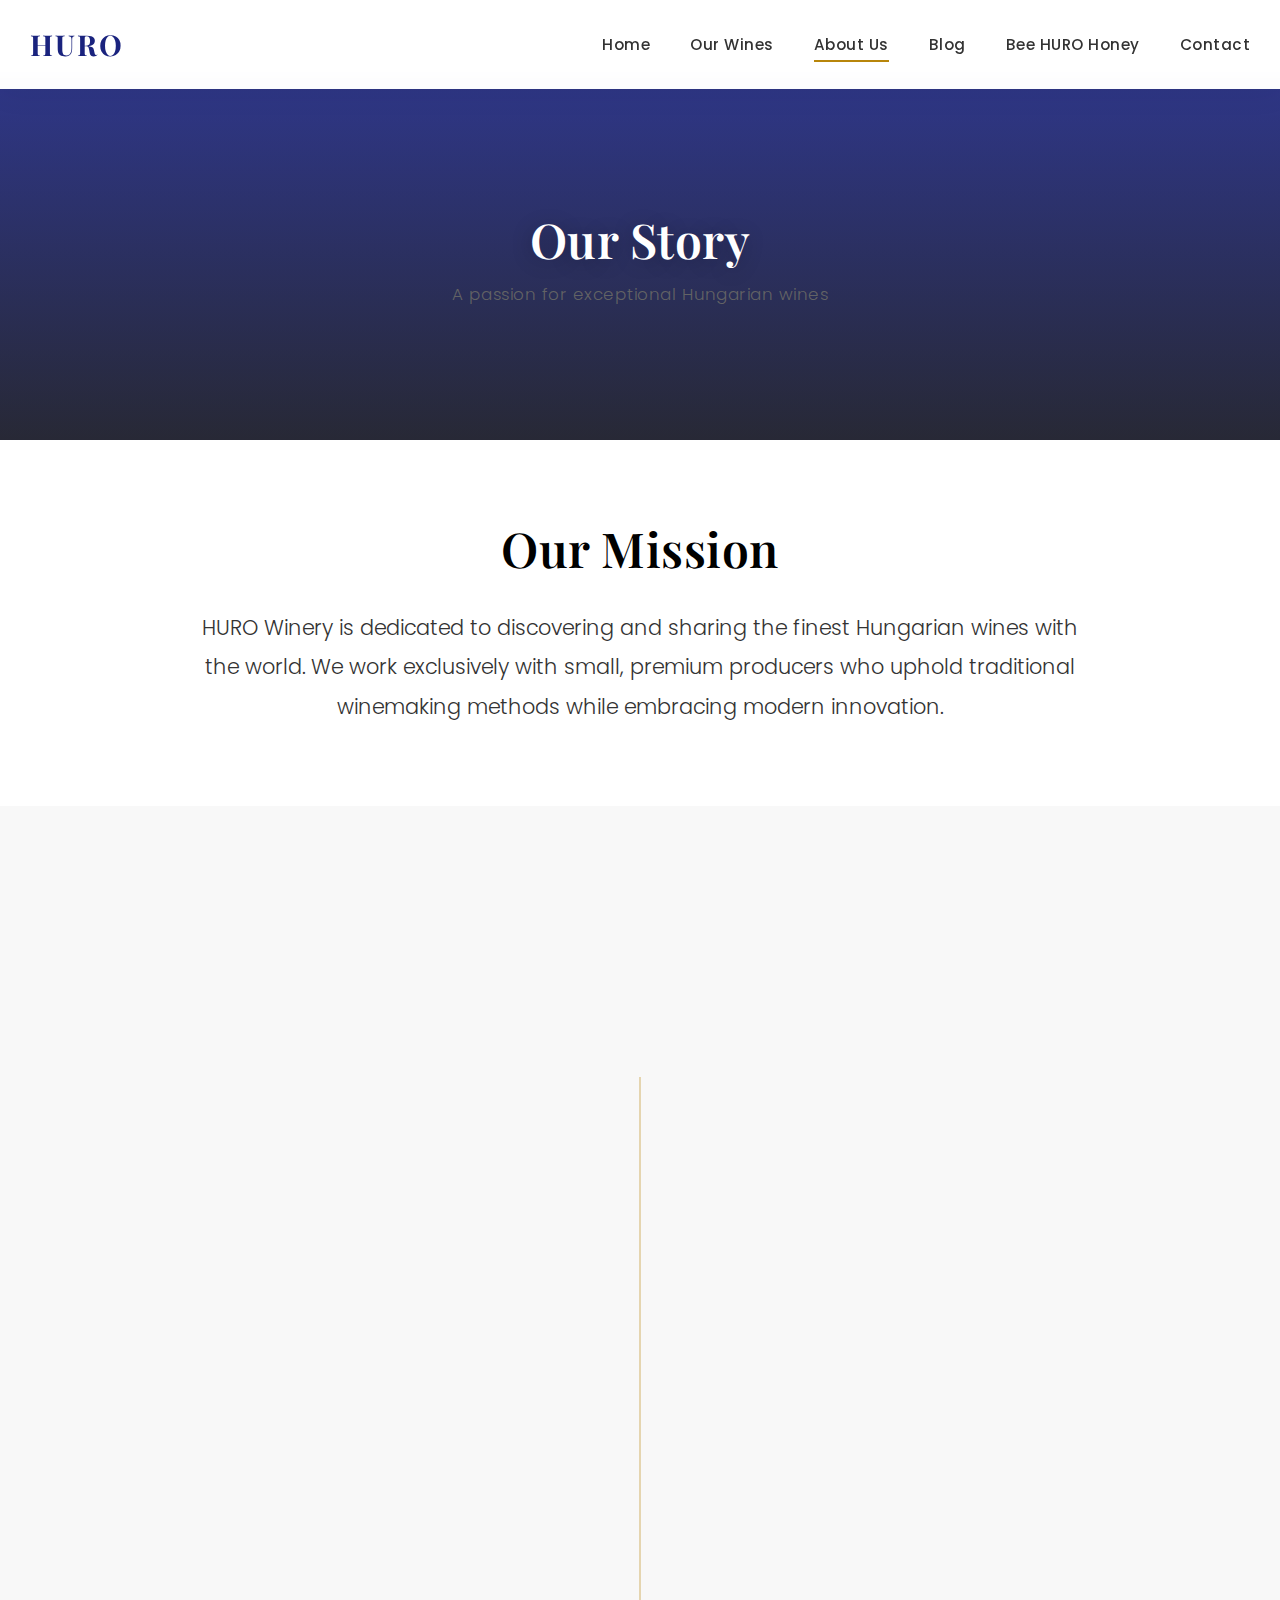
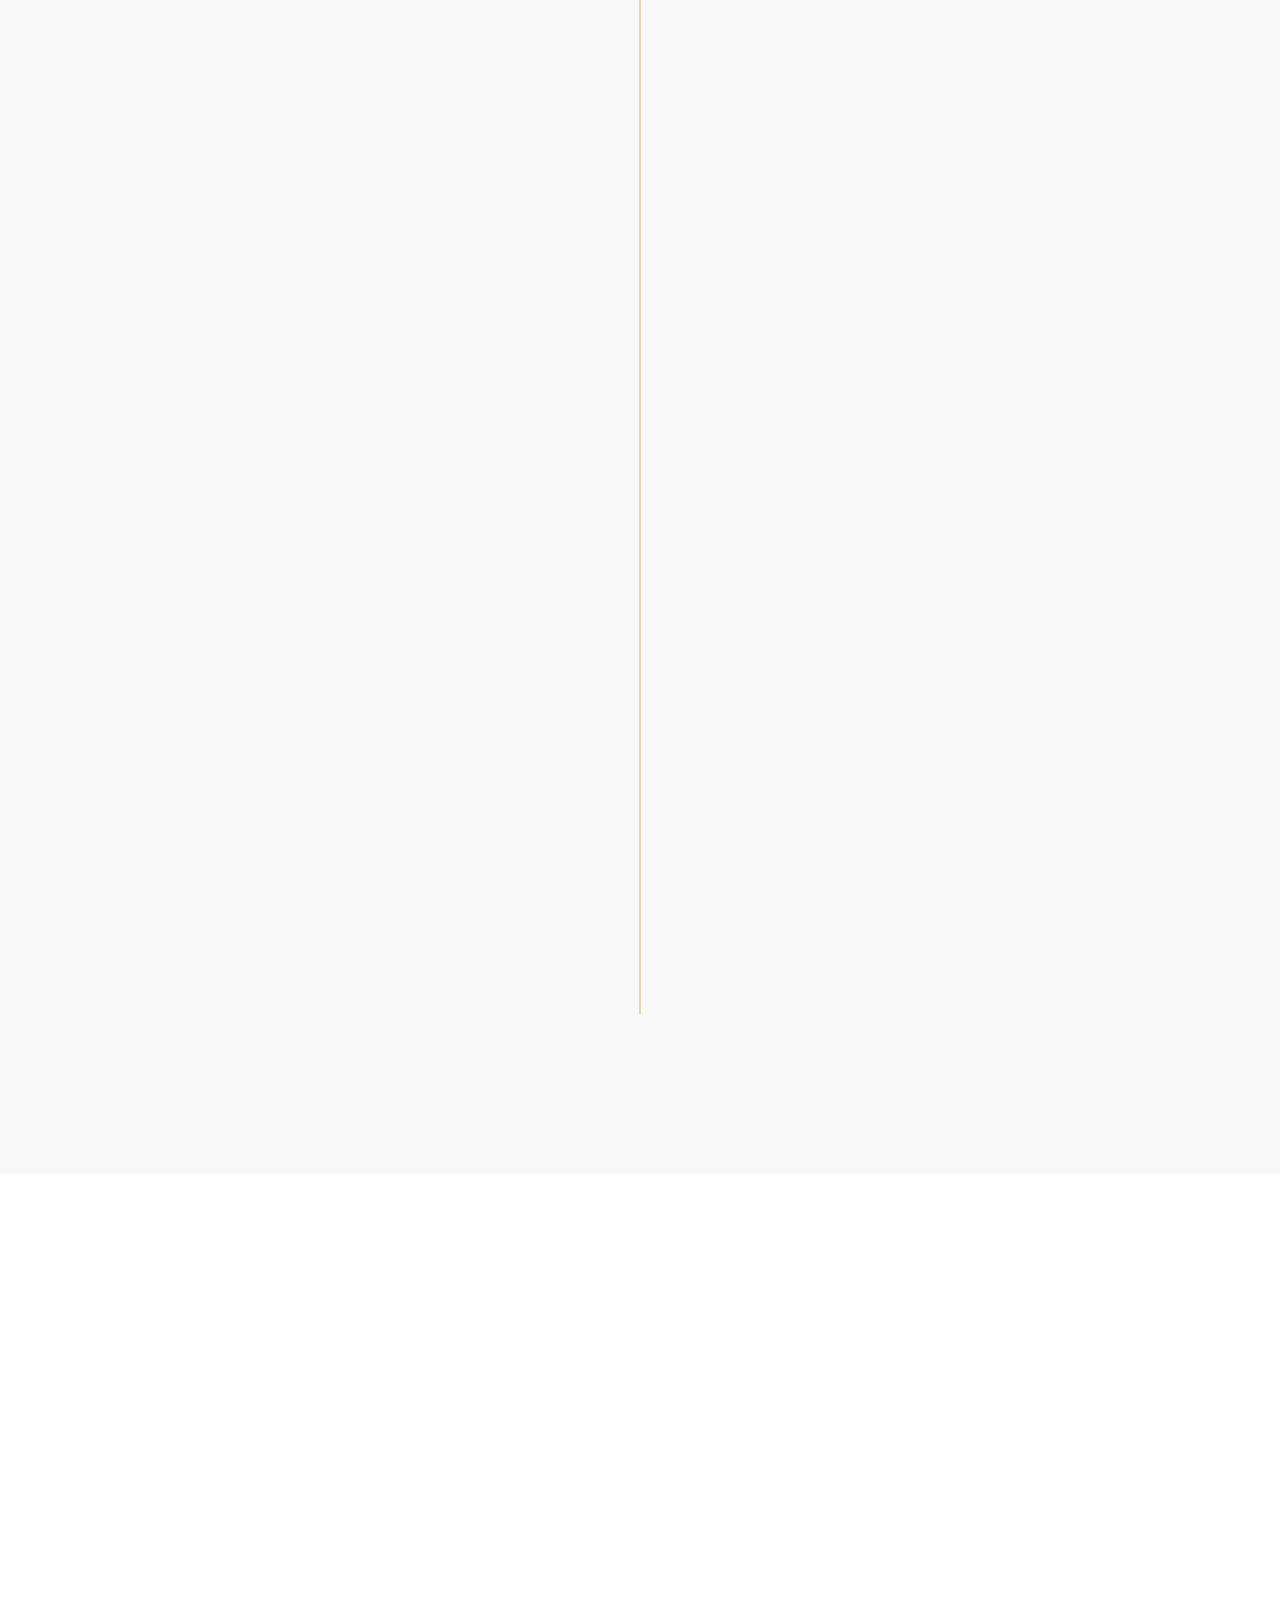
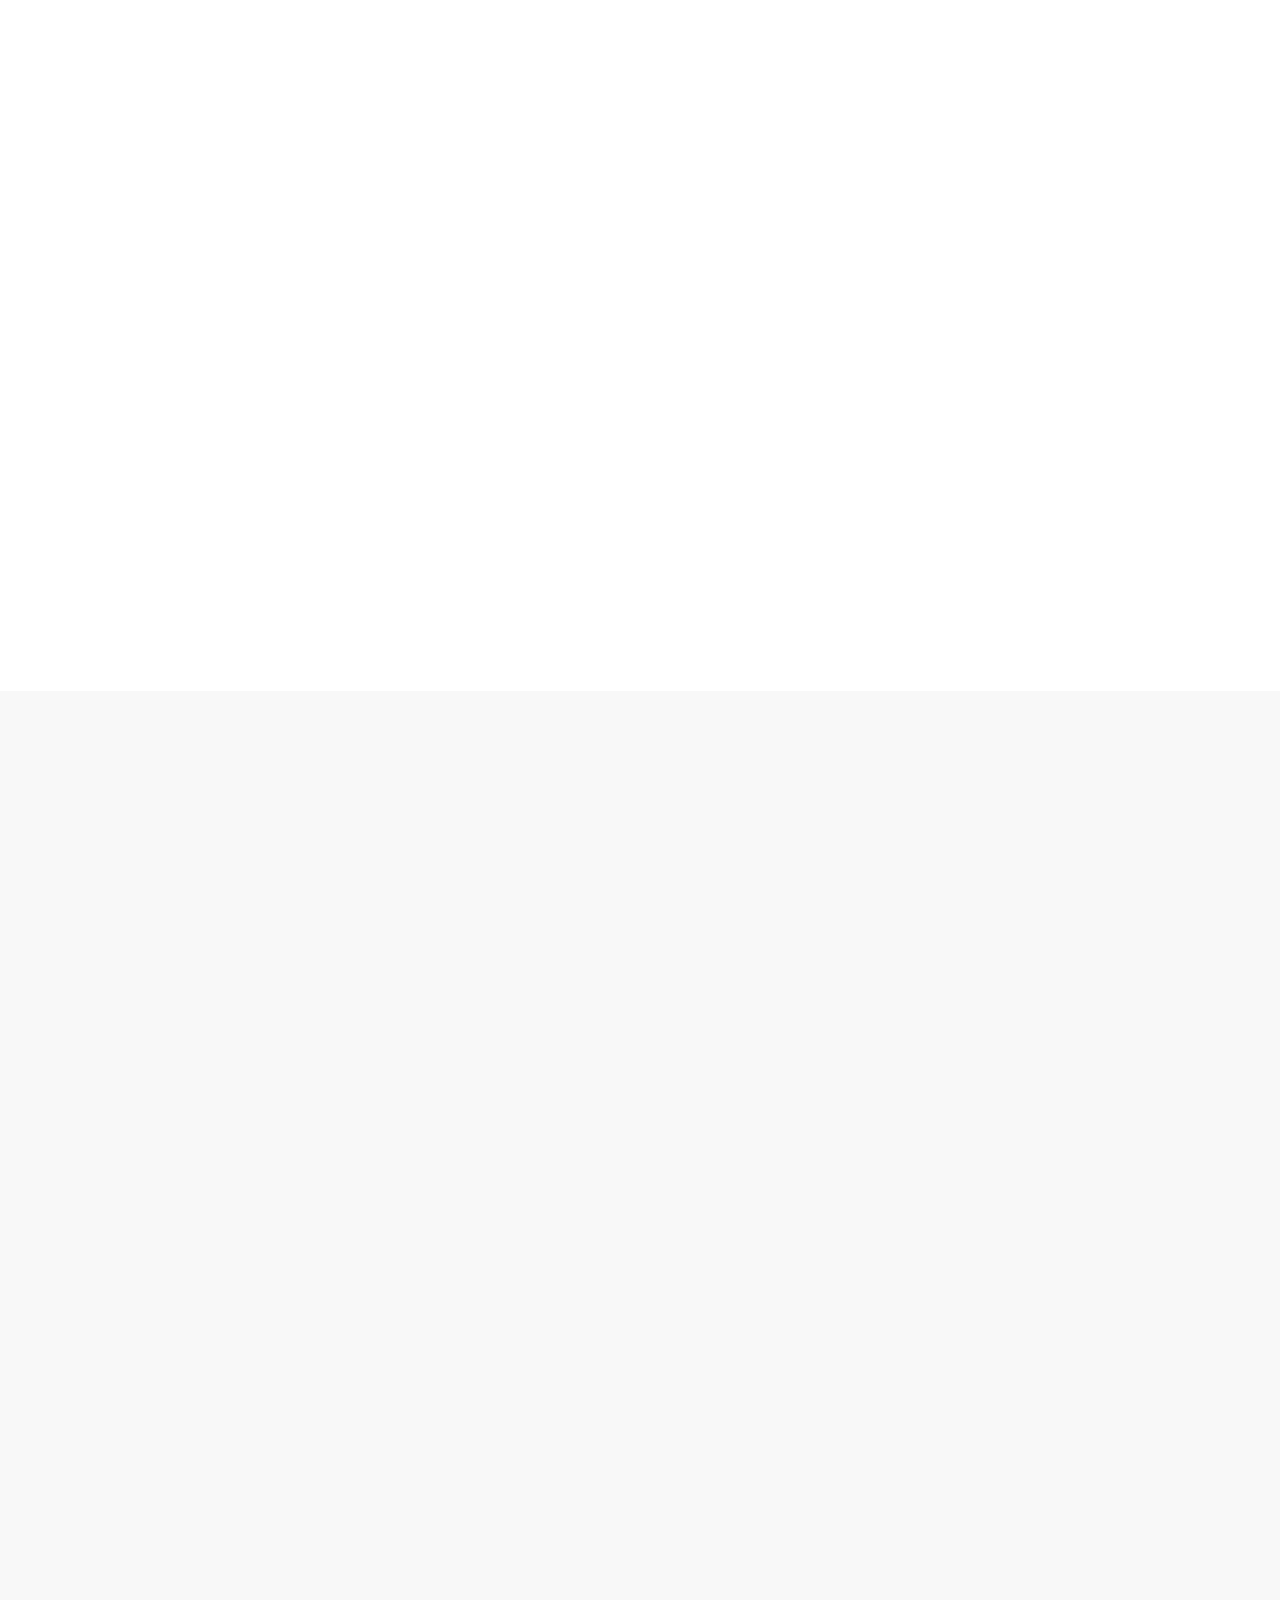
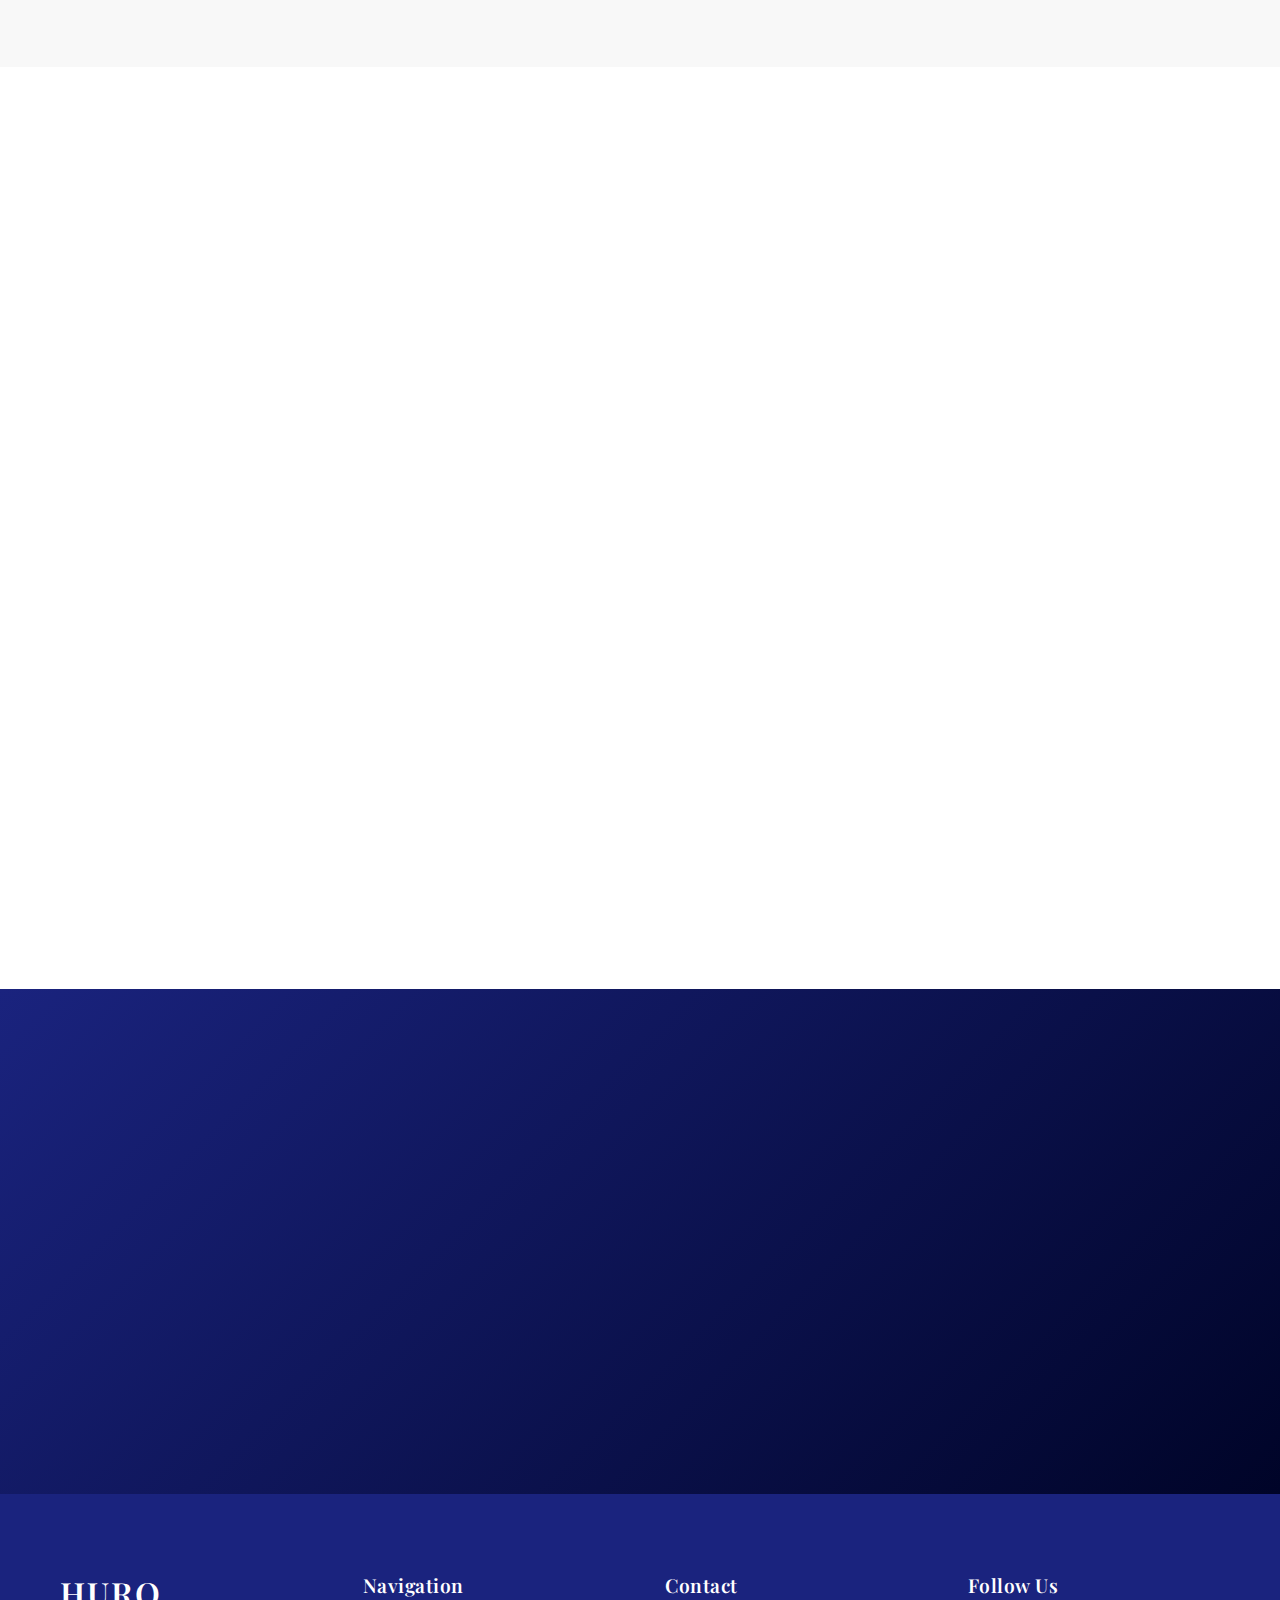
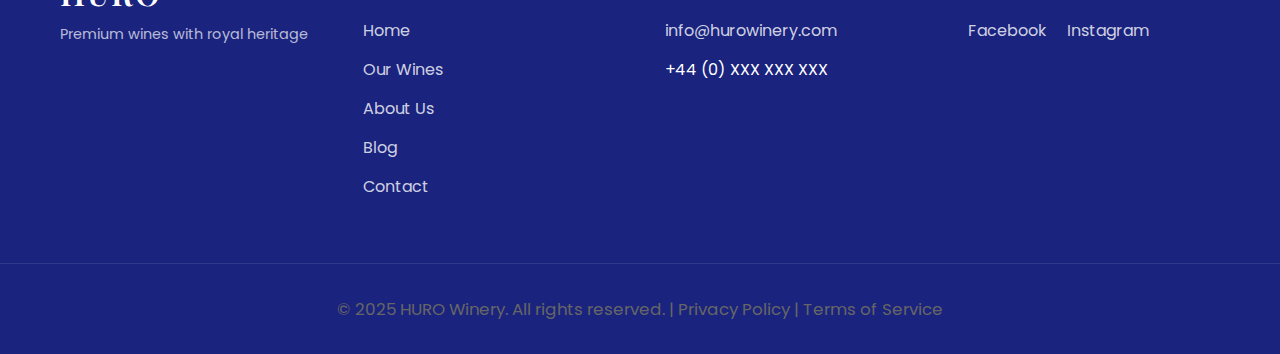
<file: about.html>
<!DOCTYPE html>
<html lang="en">
<head>
    <meta charset="UTF-8">
    <meta name="viewport" content="width=device-width, initial-scale=1.0">
    <meta name="description" content="Learn about HURO Winery's heritage, mission, and dedication to bringing premium Hungarian wines from small, exceptional producers to discerning wine enthusiasts worldwide.">
    <meta name="keywords" content="HURO Winery, Hungarian wines, wine heritage, Tokaj, premium wine producers, wine tradition">
    <title>About Us - HURO Winery | Our Heritage & Mission</title>

    <!-- Open Graph Meta Tags -->
    <meta property="og:title" content="About HURO Winery - Premium Hungarian Wines">
    <meta property="og:description" content="Discover our mission to bring exceptional Hungarian wines from small, premium producers to wine enthusiasts worldwide.">
    <meta property="og:type" content="website">
    <meta property="og:image" content="https://images.unsplash.com/photo-1506377247377-2a5b3b417ebb?w=1200&q=80">

    <!-- Fonts -->
    <link rel="preconnect" href="https://fonts.googleapis.com">
    <link rel="preconnect" href="https://fonts.gstatic.com" crossorigin>
    <link href="https://fonts.googleapis.com/css2?family=Playfair+Display:wght@400;500;600;700&family=Poppins:wght@300;400;500;600&display=swap" rel="stylesheet">

    <!-- Styles -->
    <link rel="stylesheet" href="styles.css">
</head>
<body>
    <!-- Navigation -->
    <nav class="navbar scrolled" id="navbar">
        <div class="nav-container">
            <div class="logo">
                <a href="index.html" aria-label="HURO Winery Home">HURO</a>
            </div>
            <div class="nav-menu" id="navMenu" role="navigation" aria-label="Main navigation">
                <a href="index.html" class="nav-link">Home</a>
                <a href="wines.html" class="nav-link">Our Wines</a>
                <a href="about.html" class="nav-link active" aria-current="page">About Us</a>
                <a href="blog.html" class="nav-link">Blog</a>
                <a href="honey.html" class="nav-link">Bee HURO Honey</a>
                <a href="contact.html" class="nav-link">Contact</a>
            </div>
            <button class="hamburger" id="hamburger" aria-label="Toggle menu" aria-expanded="false">
                <span></span>
                <span></span>
                <span></span>
            </button>
        </div>
    </nav>

    <!-- Page Header -->
    <section class="page-header about-header">
        <div class="page-header-overlay"></div>
        <div class="page-header-content">
            <h1 class="page-title fade-in">Our Story</h1>
            <p class="page-subtitle fade-in-delay">A passion for exceptional Hungarian wines</p>
        </div>
    </section>

    <!-- Mission Section -->
    <section class="mission-section">
        <div class="container">
            <div class="mission-content fade-up">
                <h2 class="section-title centered">Our Mission</h2>
                <p class="mission-statement">
                    HURO Winery is dedicated to discovering and sharing the finest Hungarian wines with the world. We work exclusively with small, premium producers who uphold traditional winemaking methods while embracing modern innovation.
                </p>
            </div>
        </div>
    </section>

    <!-- Story Timeline Section -->
    <section class="story-timeline-section">
        <div class="container">
            <h2 class="section-title centered fade-up">A Legacy Reborn</h2>
            <p class="section-subtitle centered fade-up-delay">From royal courts to modern excellence</p>

            <div class="timeline">
                <!-- Timeline Item 1 -->
                <div class="timeline-item fade-up">
                    <div class="timeline-content">
                        <div class="timeline-date">Ancient Times</div>
                        <h3 class="timeline-title">Roman Foundations</h3>
                        <p class="timeline-text">
                            Wine production in Hungary dates back to Roman times. The unique terroir, influenced by both Eastern and Western climates, created ideal conditions for viticulture that would shape the region's identity for millennia.
                        </p>
                    </div>
                    <div class="timeline-marker"></div>
                </div>

                <!-- Timeline Item 2 -->
                <div class="timeline-item fade-up-delay">
                    <div class="timeline-content">
                        <div class="timeline-date">1650 - 1850</div>
                        <h3 class="timeline-title">The Golden Age</h3>
                        <p class="timeline-text">
                            Hungarian wines, particularly Tokaji Aszú, became the most prized in Europe. Louis XIV of France called Tokaji "the wine of kings, the king of wines." It graced every royal table from London to St. Petersburg.
                        </p>
                    </div>
                    <div class="timeline-marker"></div>
                </div>

                <!-- Timeline Item 3 -->
                <div class="timeline-item fade-up-delay-2">
                    <div class="timeline-content">
                        <div class="timeline-date">1870 - 1990</div>
                        <h3 class="timeline-title">Trials & Perseverance</h3>
                        <p class="timeline-text">
                            The Phylloxera epidemic devastated vineyards across Europe. Hungary was no exception. Decades of socialist industrial production followed, but the spirit of Hungarian winemaking never died.
                        </p>
                    </div>
                    <div class="timeline-marker"></div>
                </div>

                <!-- Timeline Item 4 -->
                <div class="timeline-item fade-up-delay-3">
                    <div class="timeline-content">
                        <div class="timeline-date">1990 - Present</div>
                        <h3 class="timeline-title">Renaissance</h3>
                        <p class="timeline-text">
                            A new generation of passionate winemakers is reviving traditional methods. Small producers are crafting exceptional wines that honor their heritage while pushing boundaries. HURO brings these treasures to the world.
                        </p>
                    </div>
                    <div class="timeline-marker"></div>
                </div>
            </div>
        </div>
    </section>

    <!-- Values Section -->
    <section class="values-section">
        <div class="container-wide">
            <h2 class="section-title centered fade-up">Our Values</h2>
            <p class="section-subtitle centered fade-up-delay">The principles that guide everything we do</p>

            <div class="values-grid">
                <!-- Value 1 -->
                <div class="value-card fade-up">
                    <div class="value-icon">
                        <svg width="60" height="60" viewBox="0 0 60 60" fill="none" xmlns="http://www.w3.org/2000/svg">
                            <circle cx="30" cy="30" r="28" stroke="#B8860B" stroke-width="2"/>
                            <path d="M30 15L35 25L45 26.5L37.5 34L39.5 45L30 39.5L20.5 45L22.5 34L15 26.5L25 25L30 15Z" fill="#B8860B"/>
                        </svg>
                    </div>
                    <h3 class="value-title">Quality First</h3>
                    <p class="value-description">
                        We work only with producers who share our uncompromising commitment to excellence. Every bottle represents the finest expression of Hungarian winemaking.
                    </p>
                </div>

                <!-- Value 2 -->
                <div class="value-card fade-up-delay">
                    <div class="value-icon">
                        <svg width="60" height="60" viewBox="0 0 60 60" fill="none" xmlns="http://www.w3.org/2000/svg">
                            <rect x="15" y="15" width="30" height="30" rx="2" stroke="#B8860B" stroke-width="2"/>
                            <path d="M22 30L27 35L38 24" stroke="#B8860B" stroke-width="2" stroke-linecap="round" stroke-linejoin="round"/>
                        </svg>
                    </div>
                    <h3 class="value-title">Authenticity</h3>
                    <p class="value-description">
                        We champion traditional methods and indigenous grape varieties. Each wine tells an authentic story of its terroir and the people who crafted it.
                    </p>
                </div>

                <!-- Value 3 -->
                <div class="value-card fade-up-delay-2">
                    <div class="value-icon">
                        <svg width="60" height="60" viewBox="0 0 60 60" fill="none" xmlns="http://www.w3.org/2000/svg">
                            <circle cx="30" cy="30" r="15" stroke="#B8860B" stroke-width="2"/>
                            <circle cx="30" cy="30" r="8" fill="#B8860B"/>
                        </svg>
                    </div>
                    <h3 class="value-title">Sustainability</h3>
                    <p class="value-description">
                        We support producers who respect the land and practice sustainable viticulture. Protecting our heritage means protecting the environment for future generations.
                    </p>
                </div>

                <!-- Value 4 -->
                <div class="value-card fade-up-delay-3">
                    <div class="value-icon">
                        <svg width="60" height="60" viewBox="0 0 60 60" fill="none" xmlns="http://www.w3.org/2000/svg">
                            <path d="M20 25C20 20 25 15 30 15C35 15 40 20 40 25C40 30 35 35 30 45C25 35 20 30 20 25Z" stroke="#B8860B" stroke-width="2"/>
                            <circle cx="30" cy="25" r="4" fill="#B8860B"/>
                        </svg>
                    </div>
                    <h3 class="value-title">Passion</h3>
                    <p class="value-description">
                        Wine is more than business—it's a calling. We're driven by genuine love for Hungarian wine and commitment to sharing these exceptional treasures with enthusiasts worldwide.
                    </p>
                </div>
            </div>
        </div>
    </section>

    <!-- Team Section -->
    <section class="team-section">
        <div class="container">
            <h2 class="section-title centered fade-up">Meet Our Team</h2>
            <p class="section-subtitle centered fade-up-delay">Dedicated professionals united by passion</p>

            <div class="team-grid">
                <!-- Team Member 1 -->
                <div class="team-member fade-up">
                    <div class="team-image">
                        <img src="https://images.unsplash.com/photo-1560250097-0b93528c311a?w=600&q=80" alt="Portrait of our Wine Director" loading="lazy">
                    </div>
                    <div class="team-info">
                        <h3 class="team-name">András Kovács</h3>
                        <p class="team-role">Wine Director</p>
                        <p class="team-bio">
                            With 20 years of experience in Hungarian viticulture, András curates our collection with an expert eye. His deep connections with producers ensure we discover the finest wines.
                        </p>
                    </div>
                </div>

                <!-- Team Member 2 -->
                <div class="team-member fade-up-delay">
                    <div class="team-image">
                        <img src="https://images.unsplash.com/photo-1573496359142-b8d87734a5a2?w=600&q=80" alt="Portrait of our Head Sommelier" loading="lazy">
                    </div>
                    <div class="team-info">
                        <h3 class="team-name">Katalin Nagy</h3>
                        <p class="team-role">Head Sommelier</p>
                        <p class="team-bio">
                            A certified Master Sommelier, Katalin guides our tasting experiences and education programs. Her passion for sharing wine knowledge is infectious and inspiring.
                        </p>
                    </div>
                </div>

                <!-- Team Member 3 -->
                <div class="team-member fade-up-delay-2">
                    <div class="team-image">
                        <img src="https://images.unsplash.com/photo-1519085360753-af0119f7cbe7?w=600&q=80" alt="Portrait of our Operations Director" loading="lazy">
                    </div>
                    <div class="team-info">
                        <h3 class="team-name">Péter Szabó</h3>
                        <p class="team-role">Operations Director</p>
                        <p class="team-bio">
                            Péter ensures every bottle reaches you in perfect condition. His meticulous attention to logistics and quality control maintains our high standards.
                        </p>
                    </div>
                </div>
            </div>
        </div>
    </section>

    <!-- Producer Partnerships Section -->
    <section class="partnerships-section">
        <div class="partnerships-content">
            <div class="partnerships-image">
                <img src="https://images.unsplash.com/photo-1506377247377-2a5b3b417ebb?w=1200&q=80" alt="Hungarian vineyard landscape at sunset" loading="lazy">
            </div>
            <div class="partnerships-text fade-up">
                <h2 class="section-title">Our Producer Partners</h2>
                <p class="partnerships-description">
                    We've built lasting relationships with family-run estates across Hungary and Transylvania. Each producer shares our values and commitment to excellence.
                </p>
                <p class="partnerships-description">
                    From the volcanic soils of Tokaj to the limestone hills of Villány, we work with winemakers who treat their vineyards as sacred ground. They use minimal intervention, respect biodiversity, and craft wines that speak of place.
                </p>
                <p class="partnerships-description">
                    These aren't just business relationships—they're partnerships built on mutual respect, shared vision, and love for great wine. When you choose HURO, you're supporting these dedicated artisans.
                </p>
                <a href="wines.html" class="text-link">Explore Our Collection →</a>
            </div>
        </div>
    </section>

    <!-- CTA Section -->
    <section class="cta-section-about">
        <div class="container">
            <div class="cta-content fade-up">
                <h2 class="section-title">Experience Hungarian Wine Excellence</h2>
                <p class="cta-text">
                    Join us in celebrating the renaissance of Hungarian winemaking. Discover wines that tell stories of heritage, passion, and exceptional craftsmanship.
                </p>
                <div class="cta-buttons">
                    <a href="wines.html" class="cta-button primary">Browse Our Wines</a>
                    <a href="contact.html" class="cta-button secondary">Get in Touch</a>
                </div>
            </div>
        </div>
    </section>

    <!-- Footer -->
    <footer class="footer">
        <div class="footer-content">
            <div class="footer-section">
                <h3 class="footer-logo">HURO</h3>
                <p class="footer-tagline">Premium wines with royal heritage</p>
            </div>

            <div class="footer-section">
                <h4 class="footer-title">Navigation</h4>
                <ul class="footer-links">
                    <li><a href="index.html">Home</a></li>
                    <li><a href="wines.html">Our Wines</a></li>
                    <li><a href="about.html">About Us</a></li>
                    <li><a href="blog.html">Blog</a></li>
                    <li><a href="contact.html">Contact</a></li>
                </ul>
            </div>

            <div class="footer-section">
                <h4 class="footer-title">Contact</h4>
                <ul class="footer-links">
                    <li><a href="mailto:info@hurowinery.com">info@hurowinery.com</a></li>
                    <li>+44 (0) XXX XXX XXX</li>
                </ul>
            </div>

            <div class="footer-section">
                <h4 class="footer-title">Follow Us</h4>
                <div class="social-links">
                    <a href="https://www.facebook.com/huroroyalwines" target="_blank" rel="noopener noreferrer" class="social-link" aria-label="Follow us on Facebook">Facebook</a>
                    <a href="https://www.instagram.com/hurowinery" target="_blank" rel="noopener noreferrer" class="social-link" aria-label="Follow us on Instagram">Instagram</a>
                </div>
            </div>
        </div>

        <div class="footer-bottom">
            <p>&copy; 2025 HURO Winery. All rights reserved. | <a href="privacy.html">Privacy Policy</a> | <a href="terms.html">Terms of Service</a></p>
        </div>
    </footer>

    <!-- Main Script -->
    <script src="script.js"></script>
</body>
</html>
</file>
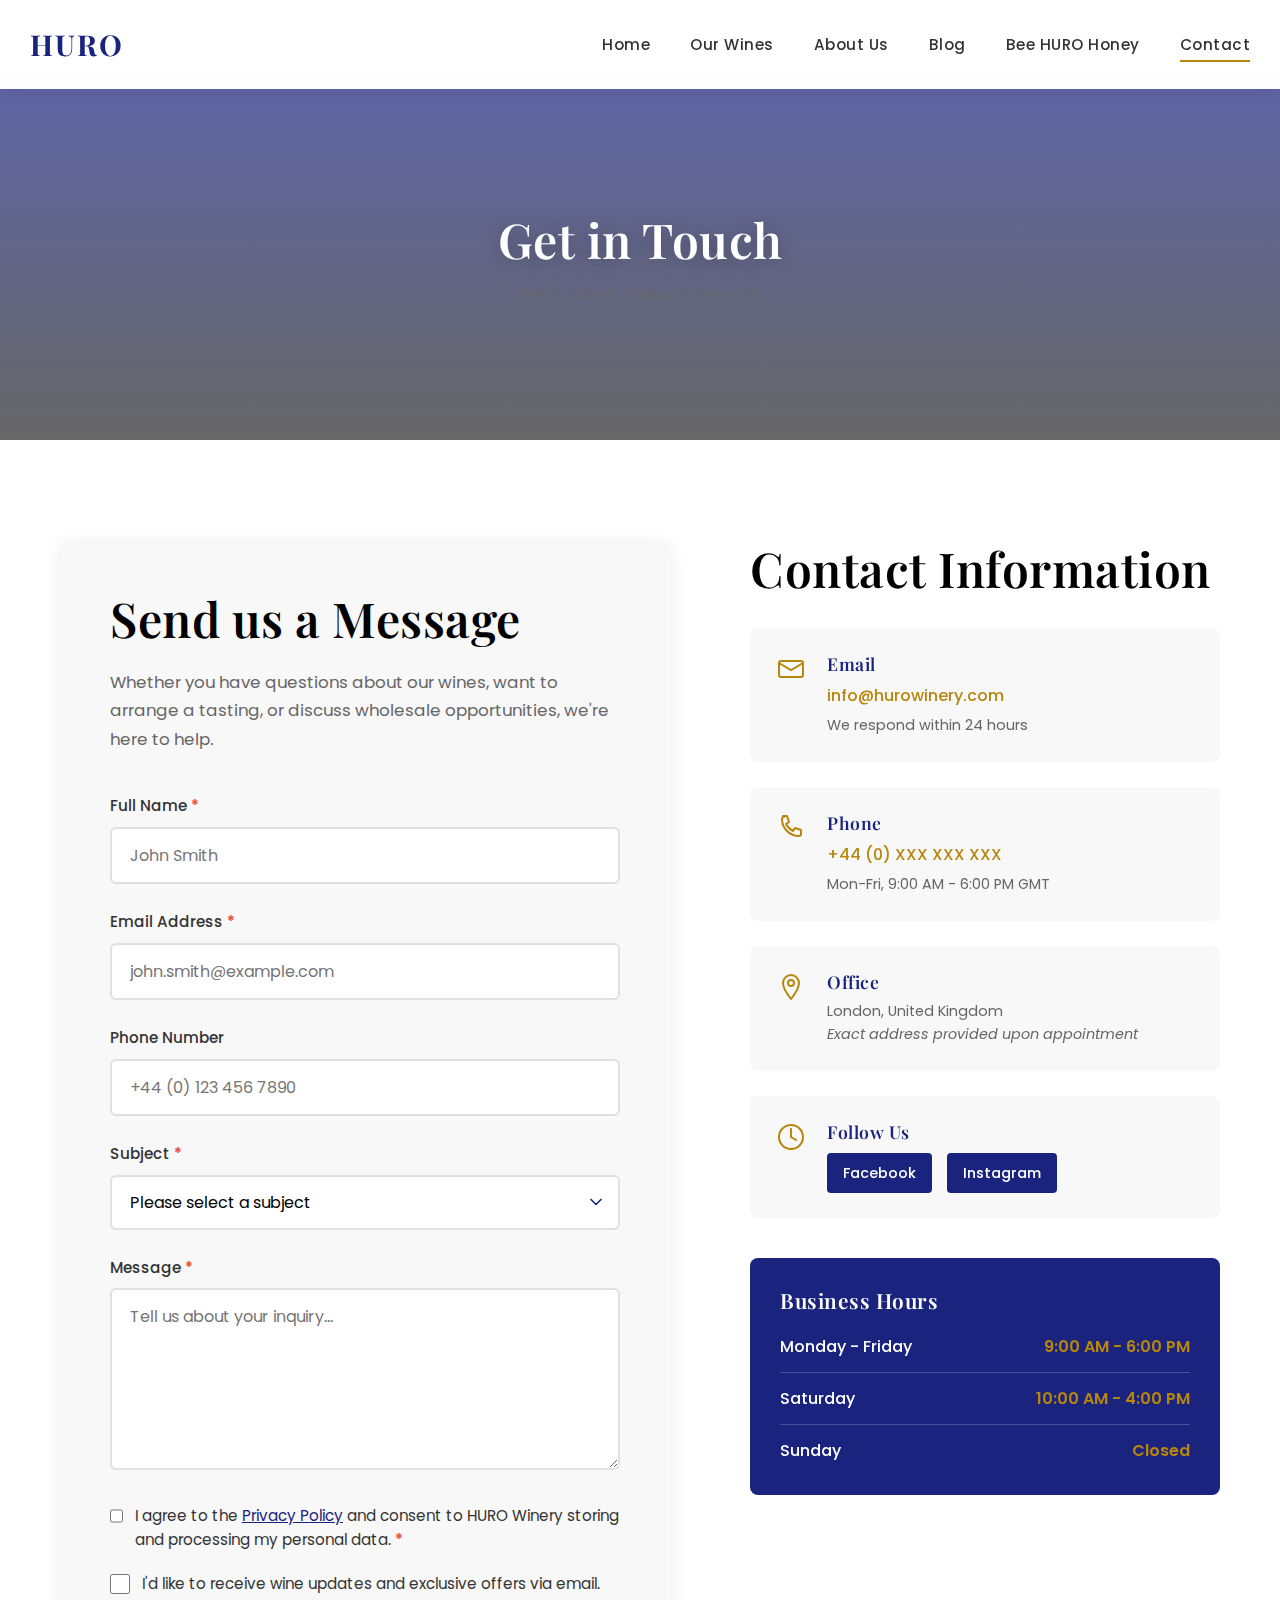
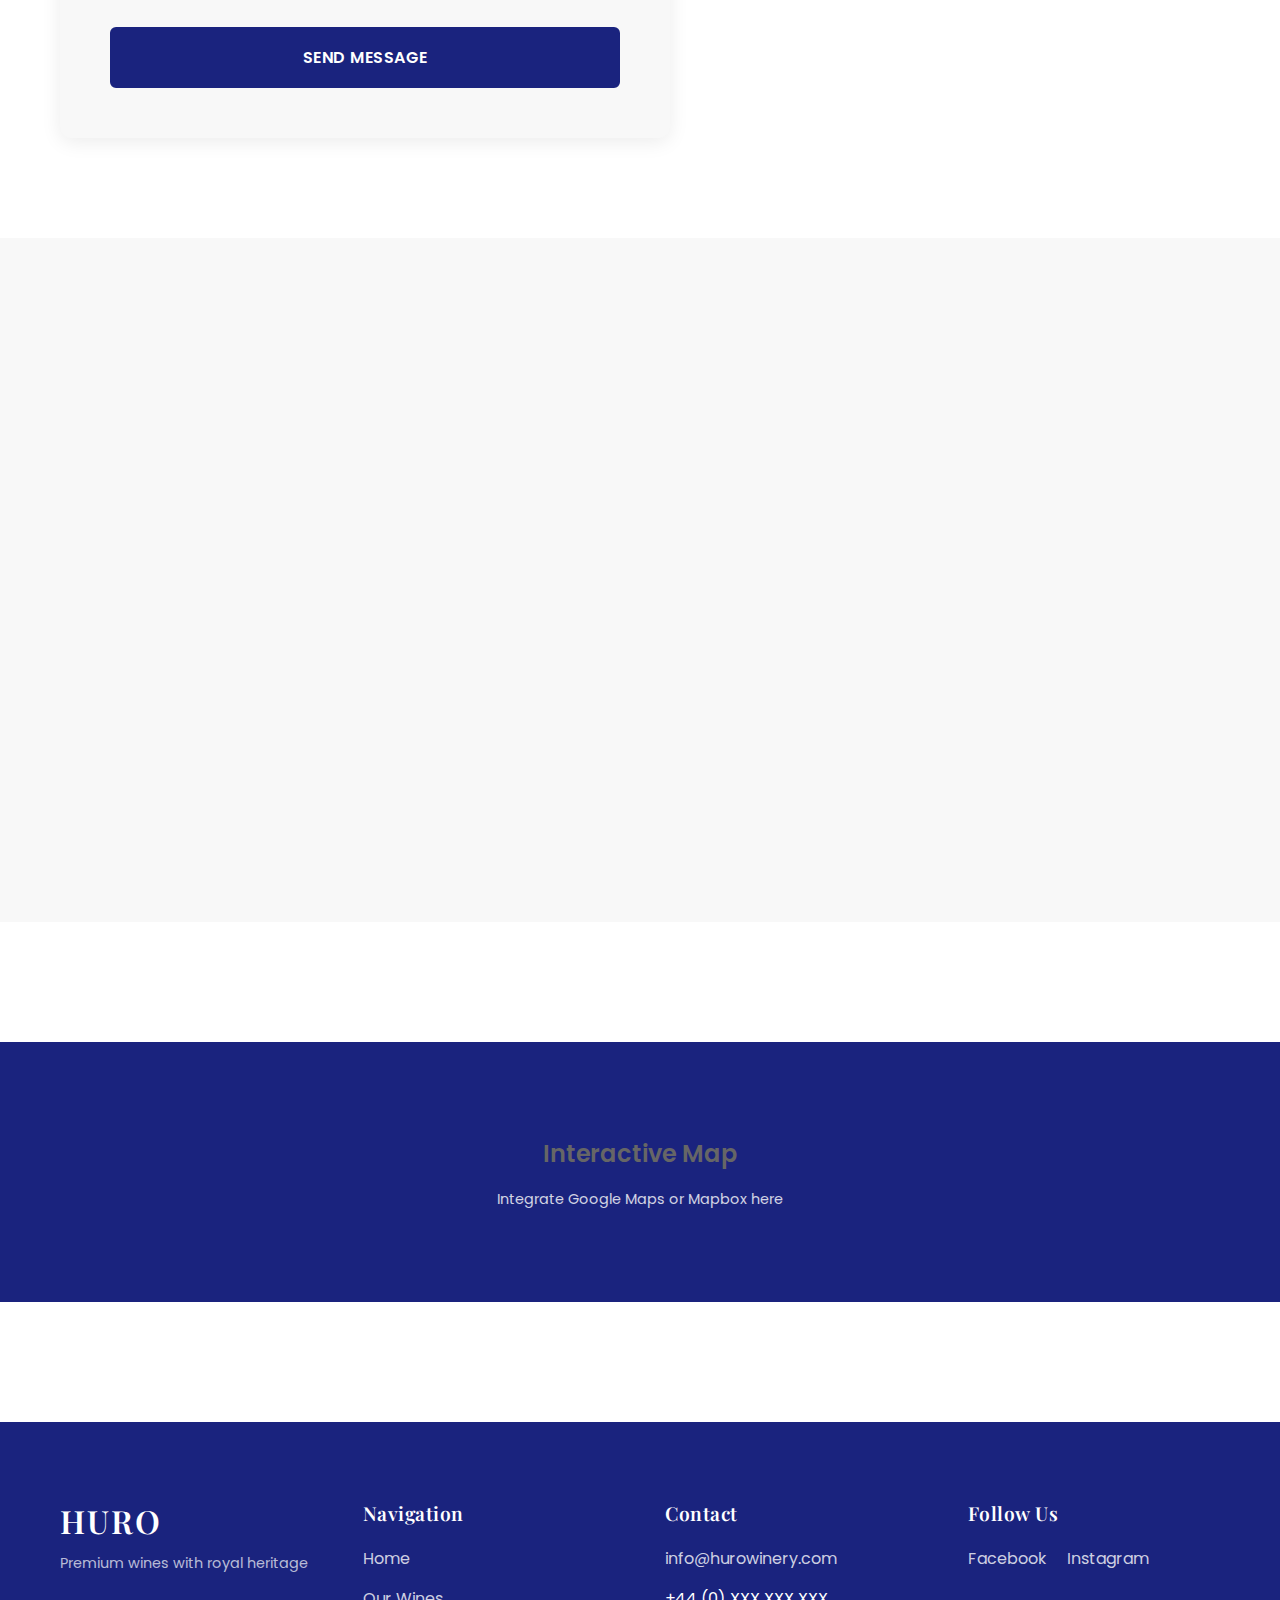
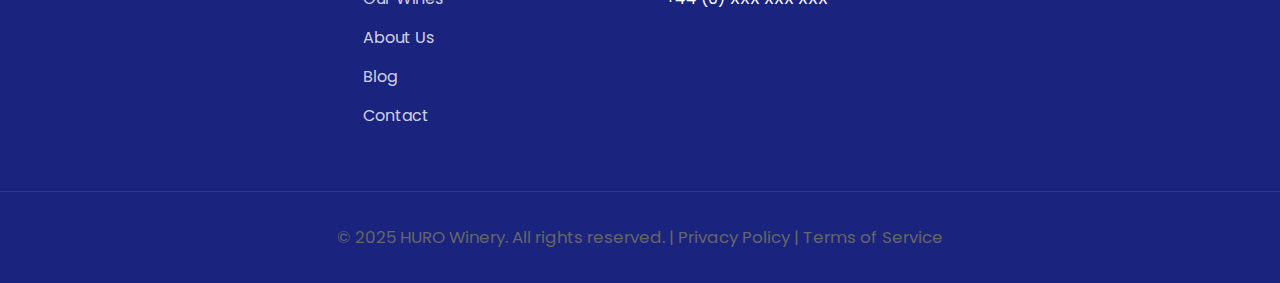
<file: contact.html>
<!DOCTYPE html>
<html lang="en">
<head>
    <meta charset="UTF-8">
    <meta name="viewport" content="width=device-width, initial-scale=1.0">
    <meta name="description" content="Get in touch with HURO Winery. Contact us for wine inquiries, tasting appointments, wholesale opportunities, or general questions about Hungarian wines.">
    <meta name="keywords" content="contact HURO Winery, wine inquiries, tasting appointments, wholesale wine, Hungarian wine contact">
    <title>Contact Us - HURO Winery | Get in Touch</title>

    <!-- Open Graph Meta Tags -->
    <meta property="og:title" content="Contact HURO Winery - Get in Touch">
    <meta property="og:description" content="Reach out to discuss wine inquiries, tasting appointments, or wholesale opportunities.">
    <meta property="og:type" content="website">
    <meta property="og:image" content="https://images.unsplash.com/photo-1506377247377-2a5b3b417ebb?w=1200&q=80">

    <!-- Structured Data for Contact -->
    <script type="application/ld+json">
    {
      "@context": "https://schema.org",
      "@type": "ContactPage",
      "name": "HURO Winery Contact",
      "description": "Contact HURO Winery for wine inquiries and information",
      "provider": {
        "@type": "Organization",
        "name": "HURO Winery",
        "email": "info@hurowinery.com",
        "telephone": "+44 (0) XXX XXX XXX"
      }
    }
    </script>

    <!-- Fonts -->
    <link rel="preconnect" href="https://fonts.googleapis.com">
    <link rel="preconnect" href="https://fonts.gstatic.com" crossorigin>
    <link href="https://fonts.googleapis.com/css2?family=Playfair+Display:wght@400;500;600;700&family=Poppins:wght@300;400;500;600&display=swap" rel="stylesheet">

    <!-- Styles -->
    <link rel="stylesheet" href="styles.css">
</head>
<body>
    <!-- Navigation -->
    <nav class="navbar scrolled" id="navbar">
        <div class="nav-container">
            <div class="logo">
                <a href="index.html" aria-label="HURO Winery Home">HURO</a>
            </div>
            <div class="nav-menu" id="navMenu" role="navigation" aria-label="Main navigation">
                <a href="index.html" class="nav-link">Home</a>
                <a href="wines.html" class="nav-link">Our Wines</a>
                <a href="about.html" class="nav-link">About Us</a>
                <a href="blog.html" class="nav-link">Blog</a>
                <a href="honey.html" class="nav-link">Bee HURO Honey</a>
                <a href="contact.html" class="nav-link active" aria-current="page">Contact</a>
            </div>
            <button class="hamburger" id="hamburger" aria-label="Toggle menu" aria-expanded="false">
                <span></span>
                <span></span>
                <span></span>
            </button>
        </div>
    </nav>

    <!-- Page Header -->
    <section class="page-header contact-header">
        <div class="page-header-overlay"></div>
        <div class="page-header-content">
            <h1 class="page-title fade-in">Get in Touch</h1>
            <p class="page-subtitle fade-in-delay">We'd love to hear from you</p>
        </div>
    </section>

    <!-- Contact Section -->
    <section class="contact-section">
        <div class="container-wide">
            <div class="contact-grid">
                <!-- Contact Form -->
                <div class="contact-form-wrapper fade-up">
                    <h2 class="section-title">Send us a Message</h2>
                    <p class="form-intro">
                        Whether you have questions about our wines, want to arrange a tasting, or discuss wholesale opportunities, we're here to help.
                    </p>

                    <form class="contact-form" id="contactForm" aria-label="Contact form">
                        <!-- Name -->
                        <div class="form-group">
                            <label for="name" class="form-label">Full Name <span class="required">*</span></label>
                            <input 
                                type="text" 
                                id="name" 
                                name="name" 
                                class="form-input" 
                                required 
                                aria-required="true"
                                placeholder="John Smith"
                            >
                            <span class="form-error" id="nameError"></span>
                        </div>

                        <!-- Email -->
                        <div class="form-group">
                            <label for="email" class="form-label">Email Address <span class="required">*</span></label>
                            <input 
                                type="email" 
                                id="email" 
                                name="email" 
                                class="form-input" 
                                required 
                                aria-required="true"
                                placeholder="john.smith@example.com"
                            >
                            <span class="form-error" id="emailError"></span>
                        </div>

                        <!-- Phone -->
                        <div class="form-group">
                            <label for="phone" class="form-label">Phone Number</label>
                            <input 
                                type="tel" 
                                id="phone" 
                                name="phone" 
                                class="form-input"
                                placeholder="+44 (0) 123 456 7890"
                            >
                        </div>

                        <!-- Subject -->
                        <div class="form-group">
                            <label for="subject" class="form-label">Subject <span class="required">*</span></label>
                            <select 
                                id="subject" 
                                name="subject" 
                                class="form-select" 
                                required 
                                aria-required="true"
                            >
                                <option value="">Please select a subject</option>
                                <option value="general">General Inquiry</option>
                                <option value="wine">Wine Information</option>
                                <option value="tasting">Tasting Appointment</option>
                                <option value="wholesale">Wholesale Opportunities</option>
                                <option value="events">Events & Partnerships</option>
                                <option value="other">Other</option>
                            </select>
                            <span class="form-error" id="subjectError"></span>
                        </div>

                        <!-- Message -->
                        <div class="form-group">
                            <label for="message" class="form-label">Message <span class="required">*</span></label>
                            <textarea 
                                id="message" 
                                name="message" 
                                class="form-textarea" 
                                rows="6" 
                                required 
                                aria-required="true"
                                placeholder="Tell us about your inquiry..."
                            ></textarea>
                            <span class="form-error" id="messageError"></span>
                        </div>

                        <!-- Consent Checkbox -->
                        <div class="form-group-checkbox">
                            <input 
                                type="checkbox" 
                                id="consent" 
                                name="consent" 
                                class="form-checkbox"
                                required
                                aria-required="true"
                            >
                            <label for="consent" class="checkbox-label">
                                I agree to the <a href="privacy.html" target="_blank" rel="noopener">Privacy Policy</a> and consent to HURO Winery storing and processing my personal data. <span class="required">*</span>
                            </label>
                        </div>

                        <!-- Newsletter Opt-in -->
                        <div class="form-group-checkbox">
                            <input 
                                type="checkbox" 
                                id="newsletter" 
                                name="newsletter" 
                                class="form-checkbox"
                            >
                            <label for="newsletter" class="checkbox-label">
                                I'd like to receive wine updates and exclusive offers via email.
                            </label>
                        </div>

                        <!-- Submit Button -->
                        <button type="submit" class="form-submit" aria-label="Submit contact form">
                            Send Message
                        </button>

                        <!-- Success Message -->
                        <div class="form-success" id="formSuccess" role="alert" aria-live="polite">
                            <svg width="24" height="24" viewBox="0 0 24 24" fill="none" xmlns="http://www.w3.org/2000/svg">
                                <circle cx="12" cy="12" r="10" stroke="currentColor" stroke-width="2"/>
                                <path d="M8 12L11 15L16 9" stroke="currentColor" stroke-width="2" stroke-linecap="round" stroke-linejoin="round"/>
                            </svg>
                            <span>Thank you! Your message has been sent successfully. We'll get back to you soon.</span>
                        </div>
                    </form>
                </div>

                <!-- Contact Information -->
                <div class="contact-info-wrapper fade-up-delay">
                    <h2 class="section-title">Contact Information</h2>

                    <div class="contact-info-cards">
                        <!-- Email -->
                        <div class="info-card">
                            <div class="info-icon">
                                <svg width="32" height="32" viewBox="0 0 32 32" fill="none" xmlns="http://www.w3.org/2000/svg">
                                    <rect x="4" y="8" width="24" height="16" rx="2" stroke="#B8860B" stroke-width="2"/>
                                    <path d="M4 10L16 17L28 10" stroke="#B8860B" stroke-width="2" stroke-linecap="round"/>
                                </svg>
                            </div>
                            <div class="info-content">
                                <h3 class="info-title">Email</h3>
                                <a href="mailto:info@hurowinery.com" class="info-link">info@hurowinery.com</a>
                                <p class="info-text">We respond within 24 hours</p>
                            </div>
                        </div>

                        <!-- Phone -->
                        <div class="info-card">
                            <div class="info-icon">
                                <svg width="32" height="32" viewBox="0 0 32 32" fill="none" xmlns="http://www.w3.org/2000/svg">
                                    <path d="M8 4H12L14 10L11 12C12.5 15 15 17.5 18 19L20 16L26 18V22C26 23.1 25.1 24 24 24C14.6 24 7 16.4 7 7C7 5.9 7.9 5 9 5Z" stroke="#B8860B" stroke-width="2" stroke-linecap="round" stroke-linejoin="round"/>
                                </svg>
                            </div>
                            <div class="info-content">
                                <h3 class="info-title">Phone</h3>
                                <a href="tel:+44XXXXXXXXX" class="info-link">+44 (0) XXX XXX XXX</a>
                                <p class="info-text">Mon-Fri, 9:00 AM - 6:00 PM GMT</p>
                            </div>
                        </div>

                        <!-- Location -->
                        <div class="info-card">
                            <div class="info-icon">
                                <svg width="32" height="32" viewBox="0 0 32 32" fill="none" xmlns="http://www.w3.org/2000/svg">
                                    <path d="M16 4C11.6 4 8 7.6 8 12C8 18 16 28 16 28C16 28 24 18 24 12C24 7.6 20.4 4 16 4Z" stroke="#B8860B" stroke-width="2" stroke-linecap="round" stroke-linejoin="round"/>
                                    <circle cx="16" cy="12" r="3" stroke="#B8860B" stroke-width="2"/>
                                </svg>
                            </div>
                            <div class="info-content">
                                <h3 class="info-title">Office</h3>
                                <p class="info-text">
                                    London, United Kingdom<br>
                                    <em>Exact address provided upon appointment</em>
                                </p>
                            </div>
                        </div>

                        <!-- Social Media -->
                        <div class="info-card">
                            <div class="info-icon">
                                <svg width="32" height="32" viewBox="0 0 32 32" fill="none" xmlns="http://www.w3.org/2000/svg">
                                    <circle cx="16" cy="16" r="12" stroke="#B8860B" stroke-width="2"/>
                                    <path d="M16 8V16L21 19" stroke="#B8860B" stroke-width="2" stroke-linecap="round"/>
                                </svg>
                            </div>
                            <div class="info-content">
                                <h3 class="info-title">Follow Us</h3>
                                <div class="social-links-contact">
                                    <a href="https://www.facebook.com/huroroyalwines" target="_blank" rel="noopener noreferrer" class="social-link-contact" aria-label="Visit our Facebook page">
                                        Facebook
                                    </a>
                                    <a href="https://www.instagram.com/hurowinery" target="_blank" rel="noopener noreferrer" class="social-link-contact" aria-label="Visit our Instagram profile">
                                        Instagram
                                    </a>
                                </div>
                            </div>
                        </div>
                    </div>

                    <!-- Business Hours -->
                    <div class="business-hours">
                        <h3 class="hours-title">Business Hours</h3>
                        <div class="hours-list">
                            <div class="hours-item">
                                <span class="hours-day">Monday - Friday</span>
                                <span class="hours-time">9:00 AM - 6:00 PM</span>
                            </div>
                            <div class="hours-item">
                                <span class="hours-day">Saturday</span>
                                <span class="hours-time">10:00 AM - 4:00 PM</span>
                            </div>
                            <div class="hours-item">
                                <span class="hours-day">Sunday</span>
                                <span class="hours-time">Closed</span>
                            </div>
                        </div>
                    </div>
                </div>
            </div>
        </div>
    </section>

    <!-- FAQ Section -->
    <section class="faq-section">
        <div class="container">
            <h2 class="section-title centered fade-up">Frequently Asked Questions</h2>
            <p class="section-subtitle centered fade-up-delay">Quick answers to common inquiries</p>

            <div class="faq-grid">
                <!-- FAQ Item 1 -->
                <div class="faq-item fade-up">
                    <button class="faq-question" aria-expanded="false" aria-controls="faq1">
                        <span>How can I arrange a wine tasting?</span>
                        <svg class="faq-icon" width="24" height="24" viewBox="0 0 24 24" fill="none">
                            <path d="M6 9L12 15L18 9" stroke="currentColor" stroke-width="2" stroke-linecap="round" stroke-linejoin="round"/>
                        </svg>
                    </button>
                    <div class="faq-answer" id="faq1">
                        <p>Contact us via email or phone to schedule a private tasting. We offer both in-person tastings at our London office and virtual tastings with wine samples delivered to your location. Advance booking is recommended.</p>
                    </div>
                </div>

                <!-- FAQ Item 2 -->
                <div class="faq-item fade-up-delay">
                    <button class="faq-question" aria-expanded="false" aria-controls="faq2">
                        <span>Do you offer wholesale pricing for restaurants?</span>
                        <svg class="faq-icon" width="24" height="24" viewBox="0 0 24 24" fill="none">
                            <path d="M6 9L12 15L18 9" stroke="currentColor" stroke-width="2" stroke-linecap="round" stroke-linejoin="round"/>
                        </svg>
                    </button>
                    <div class="faq-answer" id="faq2">
                        <p>Yes, we work with restaurants, wine bars, and retailers throughout the UK. We offer competitive wholesale pricing and can arrange regular deliveries. Please contact us with "Wholesale Opportunities" selected to discuss your requirements.</p>
                    </div>
                </div>

                <!-- FAQ Item 3 -->
                <div class="faq-item fade-up-delay-2">
                    <button class="faq-question" aria-expanded="false" aria-controls="faq3">
                        <span>What are your shipping options?</span>
                        <svg class="faq-icon" width="24" height="24" viewBox="0 0 24 24" fill="none">
                            <path d="M6 9L12 15L18 9" stroke="currentColor" stroke-width="2" stroke-linecap="round" stroke-linejoin="round"/>
                        </svg>
                    </button>
                    <div class="faq-answer" id="faq3">
                        <p>We offer nationwide shipping across the UK with temperature-controlled transport to ensure wine quality. Standard delivery takes 3-5 business days. Express and same-day delivery options are available for London and surrounding areas.</p>
                    </div>
                </div>

                <!-- FAQ Item 4 -->
                <div class="faq-item fade-up">
                    <button class="faq-question" aria-expanded="false" aria-controls="faq4">
                        <span>Can you help with wine selection for events?</span>
                        <svg class="faq-icon" width="24" height="24" viewBox="0 0 24 24" fill="none">
                            <path d="M6 9L12 15L18 9" stroke="currentColor" stroke-width="2" stroke-linecap="round" stroke-linejoin="round"/>
                        </svg>
                    </button>
                    <div class="faq-answer" id="faq4">
                        <p>Absolutely! Our expert team can help you select the perfect wines for weddings, corporate events, or private parties. We offer consultation services and can arrange tastings to finalize your selection.</p>
                    </div>
                </div>

                <!-- FAQ Item 5 -->
                <div class="faq-item fade-up-delay">
                    <button class="faq-question" aria-expanded="false" aria-controls="faq5">
                        <span>Do you offer wine education or sommelier courses?</span>
                        <svg class="faq-icon" width="24" height="24" viewBox="0 0 24 24" fill="none">
                            <path d="M6 9L12 15L18 9" stroke="currentColor" stroke-width="2" stroke-linecap="round" stroke-linejoin="round"/>
                        </svg>
                    </button>
                    <div class="faq-answer" id="faq5">
                        <p>We regularly host wine education events and masterclasses focused on Hungarian wines. Our Master Sommelier, Katalin Nagy, leads these sessions. Check our blog or contact us to learn about upcoming events.</p>
                    </div>
                </div>

                <!-- FAQ Item 6 -->
                <div class="faq-item fade-up-delay-2">
                    <button class="faq-question" aria-expanded="false" aria-controls="faq6">
                        <span>What is your return and refund policy?</span>
                        <svg class="faq-icon" width="24" height="24" viewBox="0 0 24 24" fill="none">
                            <path d="M6 9L12 15L18 9" stroke="currentColor" stroke-width="2" stroke-linecap="round" stroke-linejoin="round"/>
                        </svg>
                    </button>
                    <div class="faq-answer" id="faq6">
                        <p>We stand behind the quality of our wines. If you're not satisfied, contact us within 14 days of delivery. We'll arrange a return or replacement. Note that wines must be unopened and in original condition for refunds.</p>
                    </div>
                </div>
            </div>
        </div>
    </section>

    <!-- Map Section (Placeholder) -->
    <section class="map-section">
        <div class="map-placeholder">
            <div class="map-overlay">
                <p>Interactive Map</p>
                <small>Integrate Google Maps or Mapbox here</small>
            </div>
        </div>
    </section>

    <!-- Footer -->
    <footer class="footer">
        <div class="footer-content">
            <div class="footer-section">
                <h3 class="footer-logo">HURO</h3>
                <p class="footer-tagline">Premium wines with royal heritage</p>
            </div>

            <div class="footer-section">
                <h4 class="footer-title">Navigation</h4>
                <ul class="footer-links">
                    <li><a href="index.html">Home</a></li>
                    <li><a href="wines.html">Our Wines</a></li>
                    <li><a href="about.html">About Us</a></li>
                    <li><a href="blog.html">Blog</a></li>
                    <li><a href="contact.html">Contact</a></li>
                </ul>
            </div>

            <div class="footer-section">
                <h4 class="footer-title">Contact</h4>
                <ul class="footer-links">
                    <li><a href="mailto:info@hurowinery.com">info@hurowinery.com</a></li>
                    <li>+44 (0) XXX XXX XXX</li>
                </ul>
            </div>

            <div class="footer-section">
                <h4 class="footer-title">Follow Us</h4>
                <div class="social-links">
                    <a href="https://www.facebook.com/huroroyalwines" target="_blank" rel="noopener noreferrer" class="social-link" aria-label="Follow us on Facebook">Facebook</a>
                    <a href="https://www.instagram.com/hurowinery" target="_blank" rel="noopener noreferrer" class="social-link" aria-label="Follow us on Instagram">Instagram</a>
                </div>
            </div>
        </div>

        <div class="footer-bottom">
            <p>&copy; 2025 HURO Winery. All rights reserved. | <a href="privacy.html">Privacy Policy</a> | <a href="terms.html">Terms of Service</a></p>
        </div>
    </footer>

    <!-- Main Script -->
    <script src="script.js"></script>
</body>
</html>
</file>
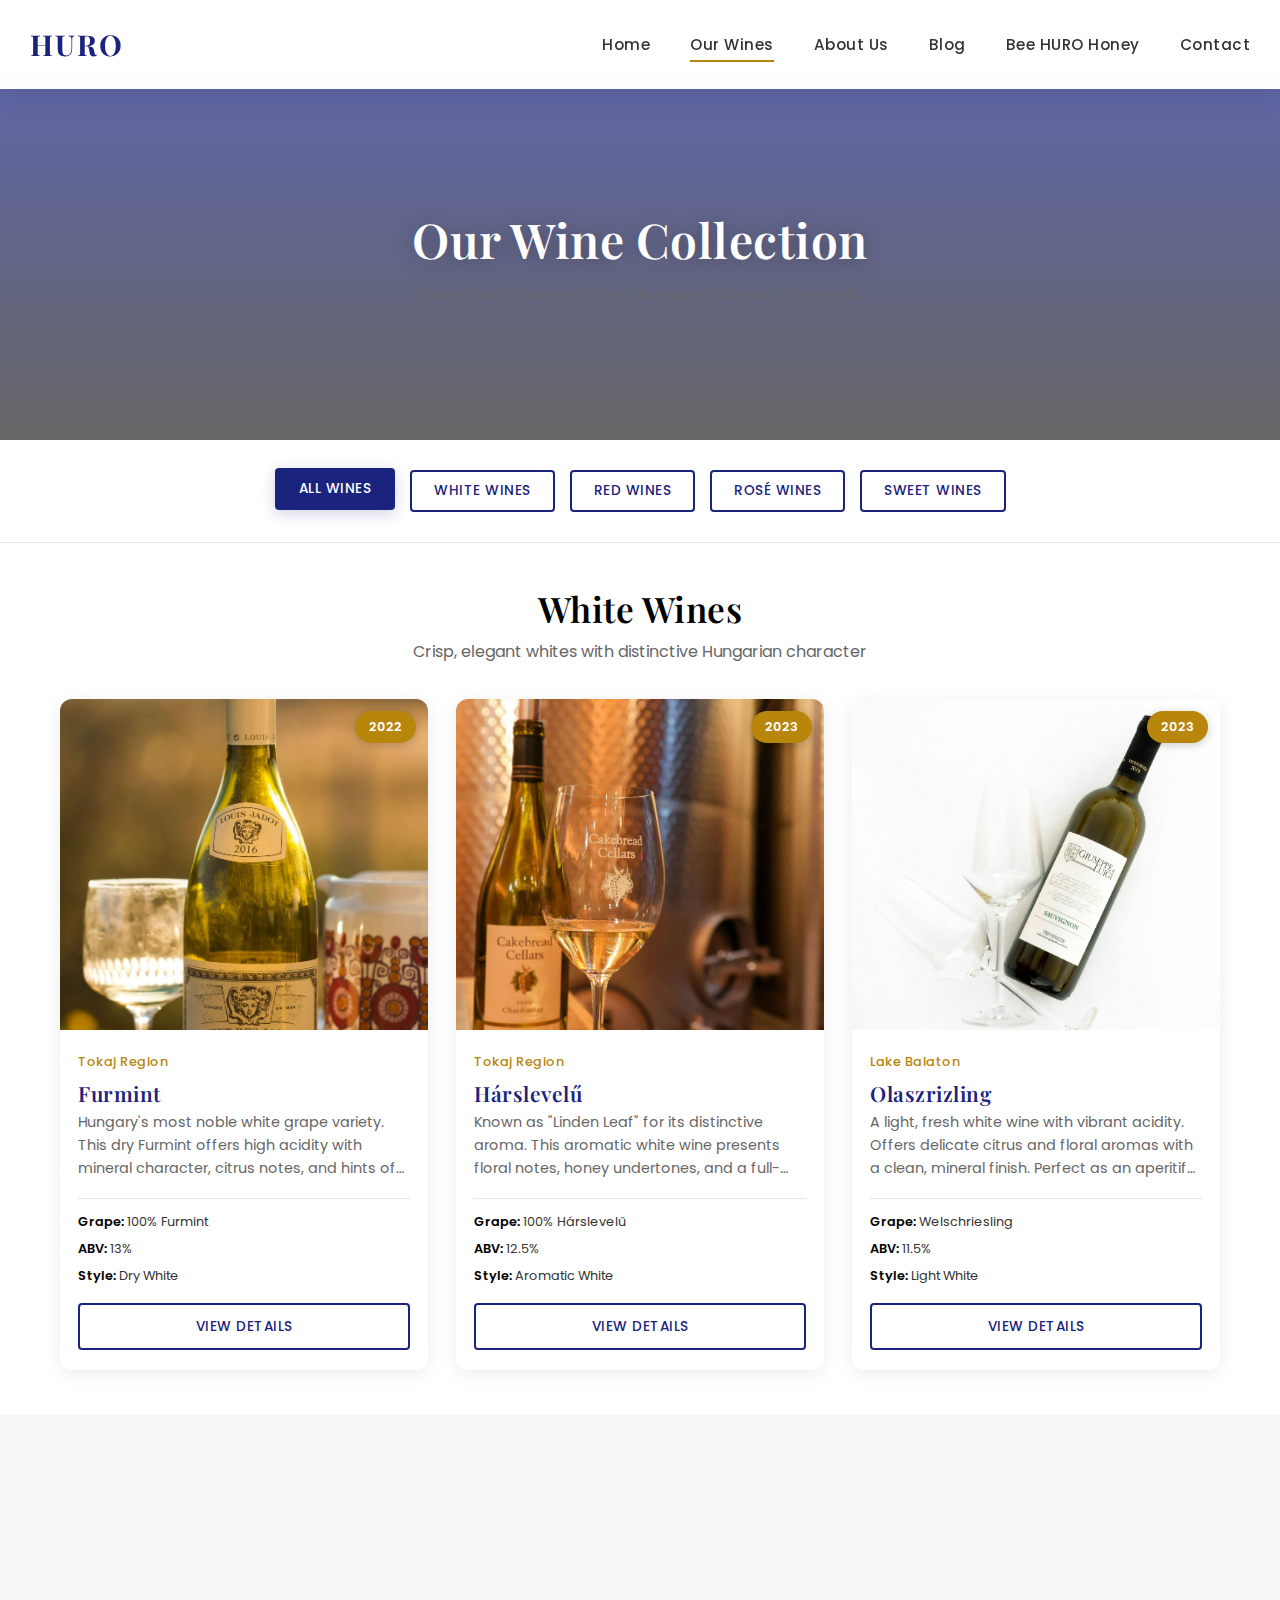
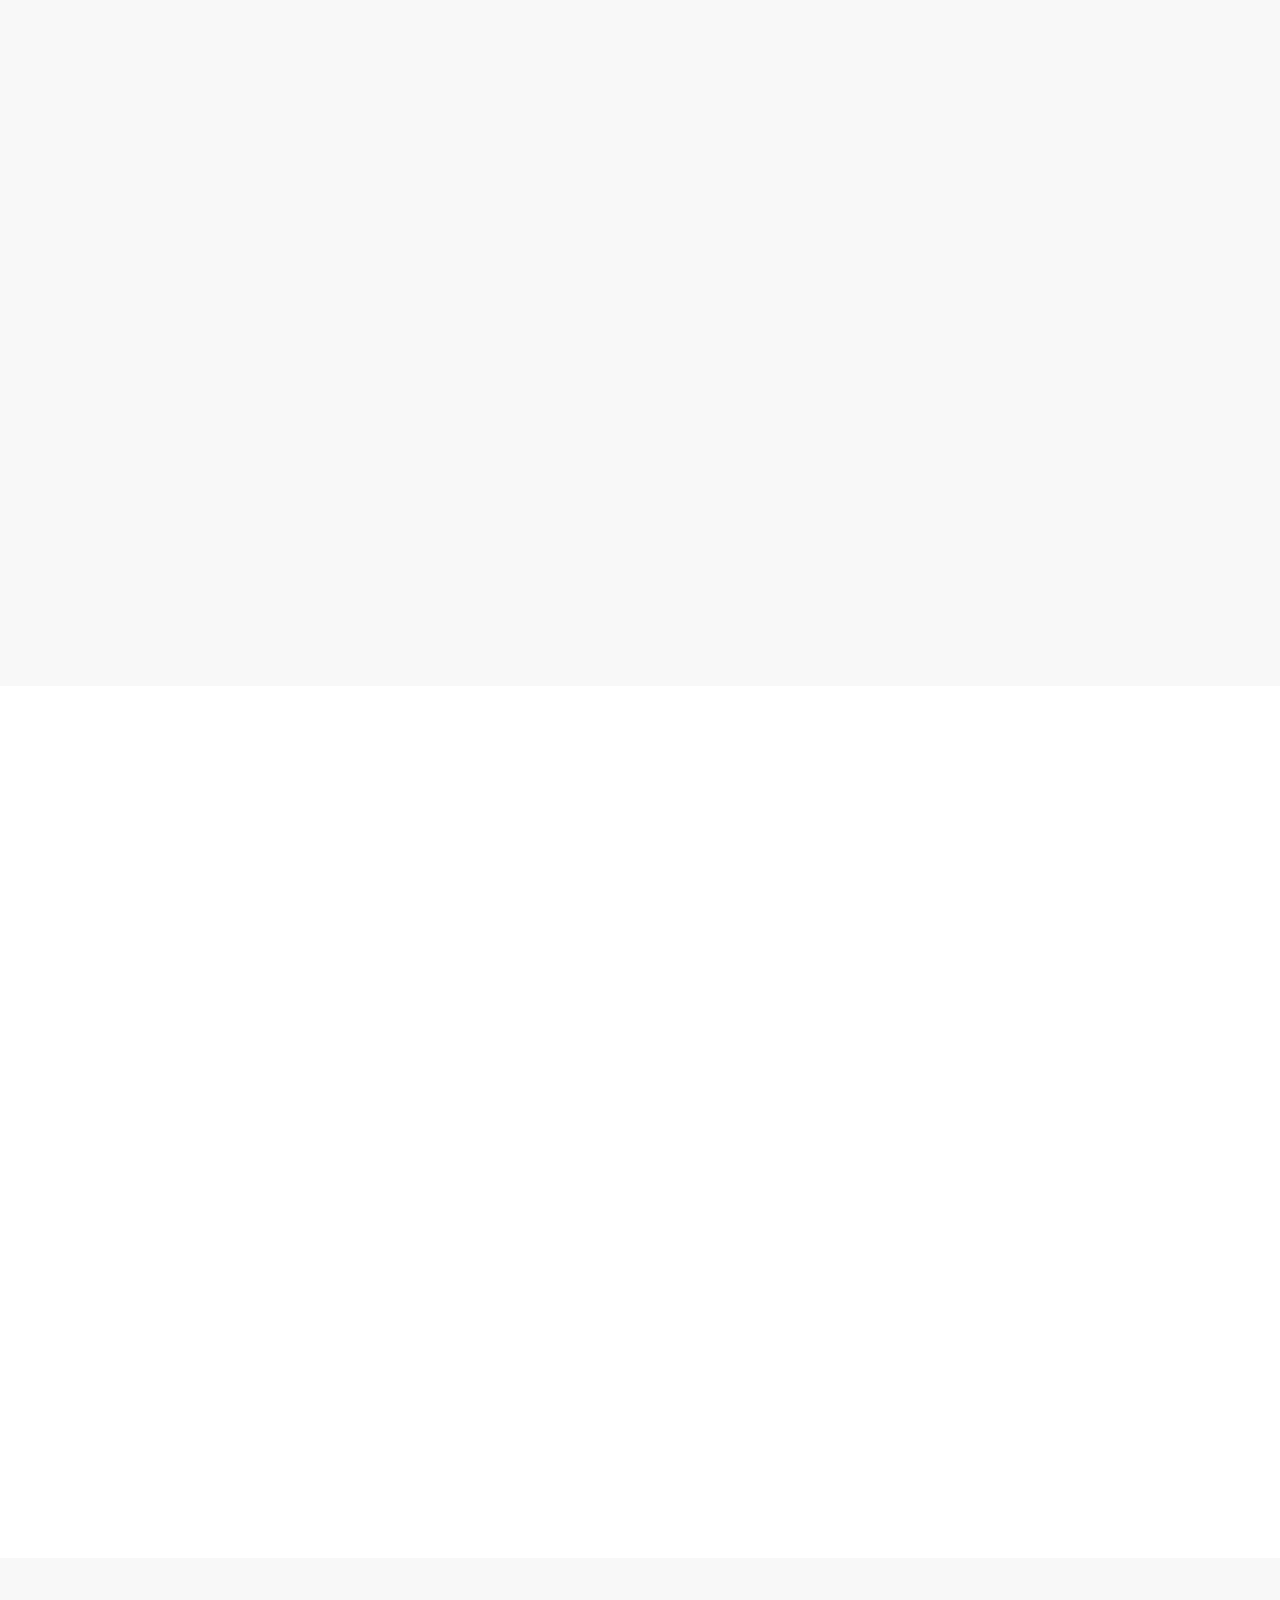
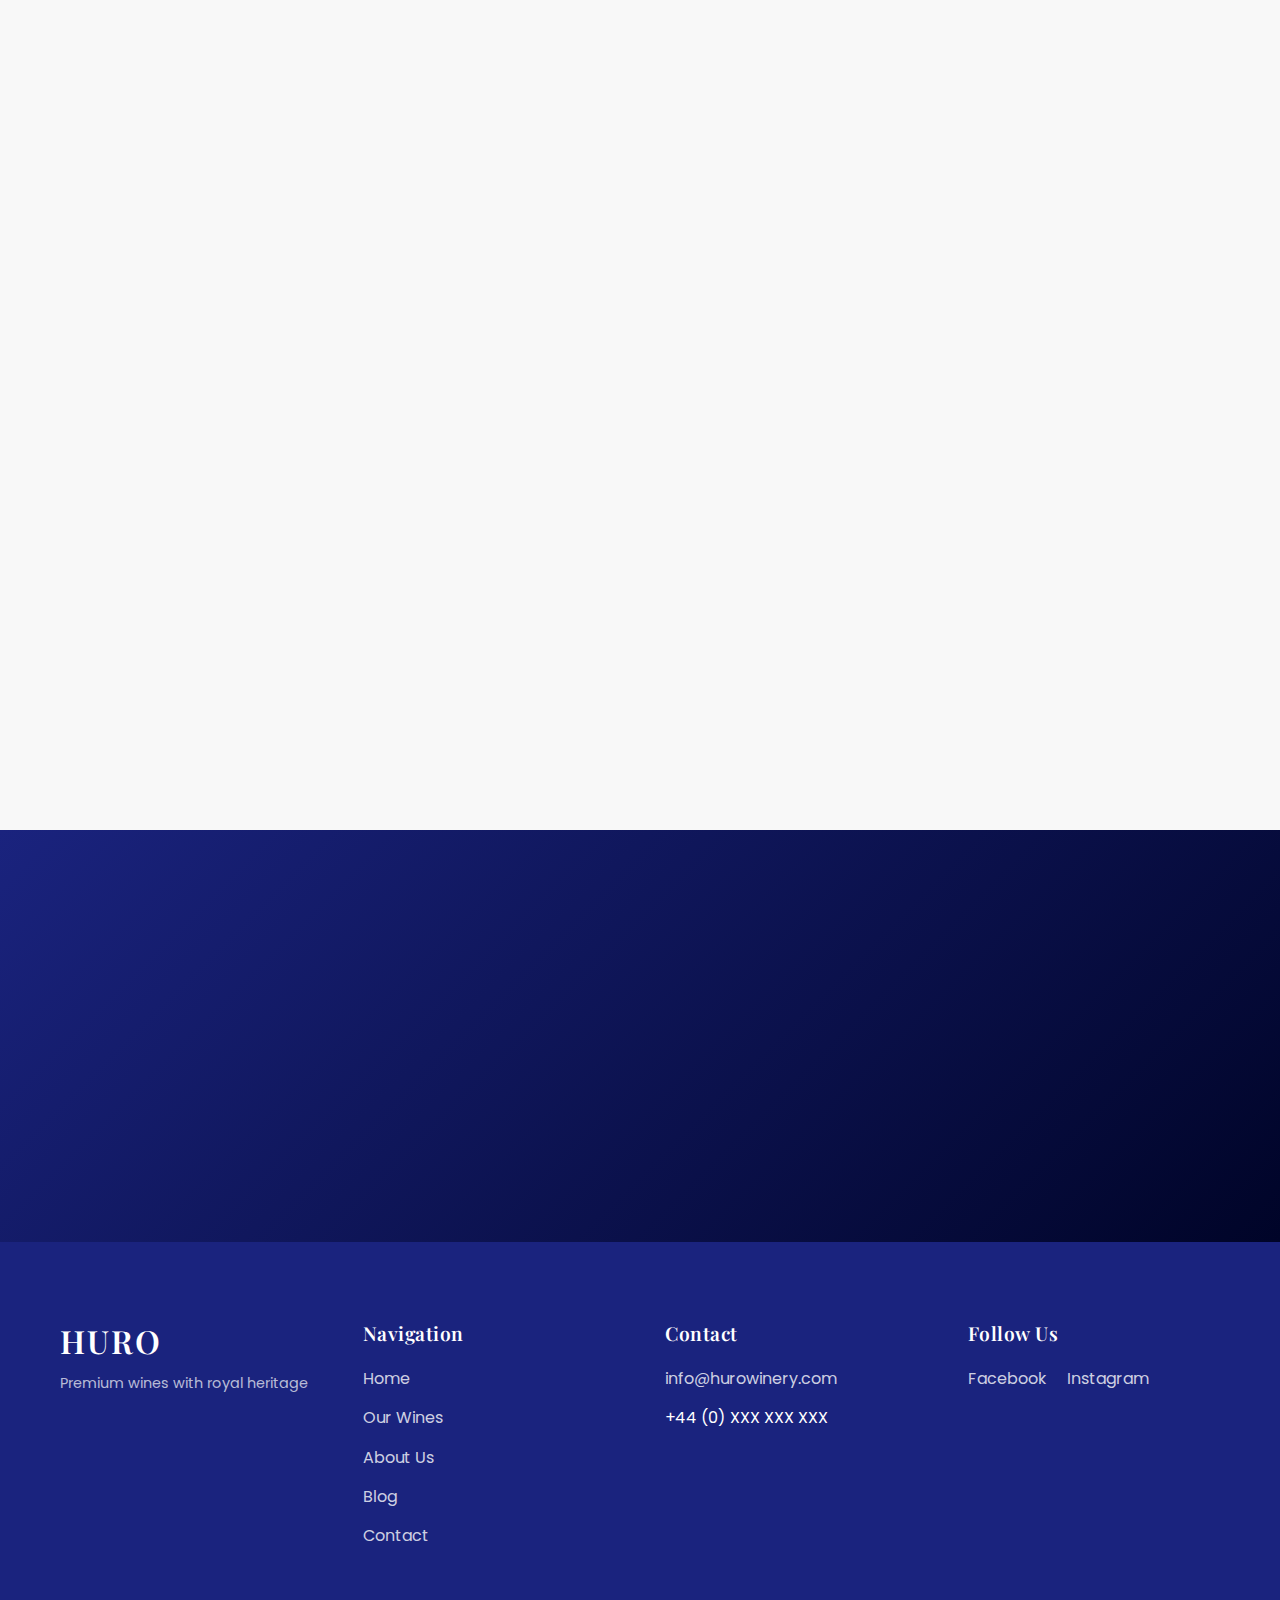
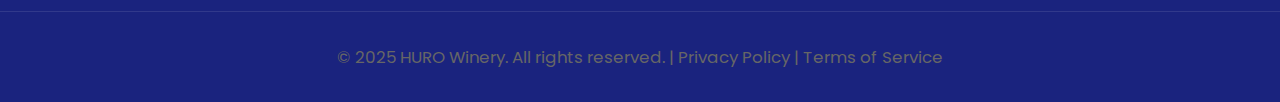
<file: wines.html>
<!DOCTYPE html>
<html lang="en">
<head>
    <meta charset="UTF-8">
    <meta name="viewport" content="width=device-width, initial-scale=1.0">
    <meta name="description" content="Explore our premium collection of Hungarian wines - from legendary Tokaji Aszú to bold Egri Bikavér. Exceptional wines from Hungary's finest vineyards.">
    <title>Our Wine Collection - HURO Winery | Premium Hungarian Wines</title>

    <!-- Fonts -->
    <link rel="preconnect" href="https://fonts.googleapis.com">
    <link rel="preconnect" href="https://fonts.gstatic.com" crossorigin>
    <link href="https://fonts.googleapis.com/css2?family=Playfair+Display:wght@400;500;600;700&family=Poppins:wght@300;400;500;600&display=swap" rel="stylesheet">

    <!-- Styles -->
    <link rel="stylesheet" href="styles.css">
</head>
<body>
    <!-- Navigation -->
    <nav class="navbar scrolled" id="navbar">
        <div class="nav-container">
            <div class="logo">
                <a href="index.html">HURO</a>
            </div>
            <div class="nav-menu" id="navMenu">
                <a href="index.html" class="nav-link">Home</a>
                <a href="wines.html" class="nav-link active">Our Wines</a>
                <a href="about.html" class="nav-link">About Us</a>
                <a href="blog.html" class="nav-link">Blog</a>
                <a href="honey.html" class="nav-link">Bee HURO Honey</a>
                <a href="contact.html" class="nav-link">Contact</a>
            </div>
            <div class="hamburger" id="hamburger">
                <span></span>
                <span></span>
                <span></span>
            </div>
        </div>
    </nav>

    <!-- Page Header -->
    <section class="page-header wines-header">
        <div class="page-header-overlay"></div>
        <div class="page-header-content">
            <h1 class="page-title fade-in">Our Wine Collection</h1>
            <p class="page-subtitle fade-in-delay">Exceptional wines from Hungary's finest vineyards</p>
        </div>
    </section>

    <!-- Wine Filter Section -->
    <section class="wine-filter-section">
        <div class="container">
            <div class="filter-buttons fade-up">
                <button class="filter-btn active" data-filter="all">All Wines</button>
                <button class="filter-btn" data-filter="white">White Wines</button>
                <button class="filter-btn" data-filter="red">Red Wines</button>
                <button class="filter-btn" data-filter="rose">Rosé Wines</button>
                <button class="filter-btn" data-filter="sweet">Sweet Wines</button>
            </div>
        </div>
    </section>

    <!-- White Wines Section -->
    <section class="wines-catalogue-section" data-wine-category="white">
        <div class="container-wide">
            <div class="category-header fade-up">
                <h2 class="section-title">White Wines</h2>
                <p class="category-description">Crisp, elegant whites with distinctive Hungarian character</p>
            </div>

            <div class="wines-grid-catalogue">
                <!-- Furmint -->
                <div class="wine-card-catalogue fade-up" data-category="white">
                    <div class="wine-image-wrapper-catalogue">
                        <img src="img/wine1.jpg" alt="Furmint white wine bottle" class="wine-image" loading="lazy">
                        <div class="wine-badge">2022</div>
                    </div>
                    <div class="wine-info-catalogue">
                        <p class="wine-region">Tokaj Region</p>
                        <h3 class="wine-name">Furmint</h3>
                        <p class="wine-description">
                            Hungary's most noble white grape variety. This dry Furmint offers high acidity with mineral character, citrus notes, and hints of green apple. Crisp and refreshing with excellent ageing potential.
                        </p>
                        <div class="wine-details">
                            <span class="wine-detail"><strong>Grape:</strong> 100% Furmint</span>
                            <span class="wine-detail"><strong>ABV:</strong> 13%</span>
                            <span class="wine-detail"><strong>Style:</strong> Dry White</span>
                        </div>
                        <a href="product-furmint.html" class="wine-cta">View Details</a>
                    </div>
                </div>

                <!-- Hárslevelű -->
                <div class="wine-card-catalogue fade-up-delay" data-category="white">
                    <div class="wine-image-wrapper-catalogue">
                        <img src="img/wine2.jpg" alt="Hárslevelű white wine bottle" class="wine-image" loading="lazy">
                        <div class="wine-badge">2023</div>
                    </div>
                    <div class="wine-info-catalogue">
                        <p class="wine-region">Tokaj Region</p>
                        <h3 class="wine-name">Hárslevelű</h3>
                        <p class="wine-description">
                            Known as "Linden Leaf" for its distinctive aroma. This aromatic white wine presents floral notes, honey undertones, and a full-bodied character. Beautifully balanced with a silky texture.
                        </p>
                        <div class="wine-details">
                            <span class="wine-detail"><strong>Grape:</strong> 100% Hárslevelű</span>
                            <span class="wine-detail"><strong>ABV:</strong> 12.5%</span>
                            <span class="wine-detail"><strong>Style:</strong> Aromatic White</span>
                        </div>
                        <a href="product-harslevel.html" class="wine-cta">View Details</a>
                    </div>
                </div>

                <!-- Olaszrizling -->
                <div class="wine-card-catalogue fade-up-delay-2" data-category="white">
                    <div class="wine-image-wrapper-catalogue">
                        <img src="img/wine3.jpg" alt="Olaszrizling white wine bottle" class="wine-image" loading="lazy">
                        <div class="wine-badge">2023</div>
                    </div>
                    <div class="wine-info-catalogue">
                        <p class="wine-region">Lake Balaton</p>
                        <h3 class="wine-name">Olaszrizling</h3>
                        <p class="wine-description">
                            A light, fresh white wine with vibrant acidity. Offers delicate citrus and floral aromas with a clean, mineral finish. Perfect as an aperitif or paired with lighter dishes.
                        </p>
                        <div class="wine-details">
                            <span class="wine-detail"><strong>Grape:</strong> Welschriesling</span>
                            <span class="wine-detail"><strong>ABV:</strong> 11.5%</span>
                            <span class="wine-detail"><strong>Style:</strong> Light White</span>
                        </div>
                        <a href="product-olaszrizling.html" class="wine-cta">View Details</a>
                    </div>
                </div>
            </div>
        </div>
    </section>

    <!-- Red Wines Section -->
    <section class="wines-catalogue-section alt-bg" data-wine-category="red">
        <div class="container-wide">
            <div class="category-header fade-up">
                <h2 class="section-title">Red Wines</h2>
                <p class="category-description">Bold, structured reds with depth and character</p>
            </div>

            <div class="wines-grid-catalogue">
                <!-- Egri Bikavér -->
                <div class="wine-card-catalogue fade-up" data-category="red">
                    <div class="wine-image-wrapper-catalogue">
                        <img src="img/wine4.jpg" alt="Egri Bikavér red wine bottle" class="wine-image" loading="lazy">
                        <div class="wine-badge">2021</div>
                    </div>
                    <div class="wine-info-catalogue">
                        <p class="wine-region">Eger Region</p>
                        <h3 class="wine-name">Egri Bikavér</h3>
                        <p class="wine-description">
                            The legendary "Bull's Blood of Eger". A powerful blend of Hungarian grape varieties creating a full-bodied wine with mature tannins, notes of dark fruits, spices, and subtle oak influence.
                        </p>
                        <div class="wine-details">
                            <span class="wine-detail"><strong>Blend:</strong> Kékfrankos, Kadarka, Zweigelt</span>
                            <span class="wine-detail"><strong>ABV:</strong> 14%</span>
                            <span class="wine-detail"><strong>Style:</strong> Full-bodied Red</span>
                        </div>
                        <a href="product-bulls-blood.html" class="wine-cta">View Details</a>
                    </div>
                </div>

                <!-- Kékfrankos -->
                <div class="wine-card-catalogue fade-up-delay" data-category="red">
                    <div class="wine-image-wrapper-catalogue">
                        <img src="img/wine5.jpg" alt="Kékfrankos red wine bottle" class="wine-image" loading="lazy">
                        <div class="wine-badge">2022</div>
                    </div>
                    <div class="wine-info-catalogue">
                        <p class="wine-region">Villány Region</p>
                        <h3 class="wine-name">Kékfrankos</h3>
                        <p class="wine-description">
                            Hungary's signature red grape variety. Medium-bodied with bright acidity, offering cherry and red berry flavours with peppery spice notes. Elegant and food-friendly.
                        </p>
                        <div class="wine-details">
                            <span class="wine-detail"><strong>Grape:</strong> 100% Kékfrankos</span>
                            <span class="wine-detail"><strong>ABV:</strong> 13.5%</span>
                            <span class="wine-detail"><strong>Style:</strong> Medium Red</span>
                        </div>
                        <a href="product-kekfrankos.html" class="wine-cta">View Details</a>
                    </div>
                </div>

                <!-- Kadarka -->
                <div class="wine-card-catalogue fade-up-delay-2" data-category="red">
                    <div class="wine-image-wrapper-catalogue">
                        <img src="img/wine6.jpg" alt="Kadarka red wine bottle" class="wine-image" loading="lazy">
                        <div class="wine-badge">2022</div>
                    </div>
                    <div class="wine-info-catalogue">
                        <p class="wine-region">Szekszárd Region</p>
                        <h3 class="wine-name">Kadarka</h3>
                        <p class="wine-description">
                            An ancient Hungarian variety making a comeback. Light to medium-bodied with delicate tannins, offering red fruit flavours, gentle spice, and a silky texture.
                        </p>
                        <div class="wine-details">
                            <span class="wine-detail"><strong>Grape:</strong> 100% Kadarka</span>
                            <span class="wine-detail"><strong>ABV:</strong> 12.5%</span>
                            <span class="wine-detail"><strong>Style:</strong> Light Red</span>
                        </div>
                        <a href="product-kadarka.html" class="wine-cta">View Details</a>
                    </div>
                </div>
            </div>
        </div>
    </section>

    <!-- Rosé Wines Section -->
    <section class="wines-catalogue-section" data-wine-category="rose">
        <div class="container-wide">
            <div class="category-header fade-up">
                <h2 class="section-title">Rosé Wines</h2>
                <p class="category-description">Elegant, refreshing rosés for every occasion</p>
            </div>

            <div class="wines-grid-catalogue">
                <!-- Kadarka Rosé -->
                <div class="wine-card-catalogue fade-up" data-category="rose">
                    <div class="wine-image-wrapper-catalogue">
                        <img src="img/wine7.jpg" alt="Kadarka Rosé wine bottle" class="wine-image" loading="lazy">
                        <div class="wine-badge">2023</div>
                    </div>
                    <div class="wine-info-catalogue">
                        <p class="wine-region">Szekszárd Region</p>
                        <h3 class="wine-name">Kadarka Rosé</h3>
                        <p class="wine-description">
                            A delicate rosé with beautiful pale pink colour. Aromas of fresh strawberries and raspberries, with refreshing acidity and a citrus-driven finish. Ideal for warm days.
                        </p>
                        <div class="wine-details">
                            <span class="wine-detail"><strong>Grape:</strong> 100% Kadarka</span>
                            <span class="wine-detail"><strong>ABV:</strong> 12%</span>
                            <span class="wine-detail"><strong>Style:</strong> Dry Rosé</span>
                        </div>
                        <a href="product-rose.html" class="wine-cta">View Details</a>
                    </div>
                </div>

                <!-- Merlot Rosé -->
                <div class="wine-card-catalogue fade-up-delay" data-category="rose">
                    <div class="wine-image-wrapper-catalogue">
                        <img src="img/wine8.jpg" alt="Merlot Rosé wine bottle" class="wine-image" loading="lazy">
                        <div class="wine-badge">2023</div>
                    </div>
                    <div class="wine-info-catalogue">
                        <p class="wine-region">Villány Region</p>
                        <h3 class="wine-name">Merlot Rosé</h3>
                        <p class="wine-description">
                            A fuller-bodied rosé with deeper colour and more structure. Red berry fruits, watermelon notes, and a smooth, rounded palate. Perfect with grilled foods.
                        </p>
                        <div class="wine-details">
                            <span class="wine-detail"><strong>Grape:</strong> 100% Merlot</span>
                            <span class="wine-detail"><strong>ABV:</strong> 12.5%</span>
                            <span class="wine-detail"><strong>Style:</strong> Medium Rosé</span>
                        </div>
                        <a href="product-merlot-rose.html" class="wine-cta">View Details</a>
                    </div>
                </div>
            </div>
        </div>
    </section>

    <!-- Sweet Wines Section -->
    <section class="wines-catalogue-section alt-bg" data-wine-category="sweet">
        <div class="container-wide">
            <div class="category-header fade-up">
                <h2 class="section-title">Sweet & Dessert Wines</h2>
                <p class="category-description">The jewels of Hungarian winemaking tradition</p>
            </div>

            <div class="wines-grid-catalogue">
                <!-- Tokaji Aszú 5 Puttonyos -->
                <div class="wine-card-catalogue fade-up" data-category="sweet">
                    <div class="wine-image-wrapper-catalogue">
                        <img src="img/wine9.jpg" alt="Tokaji Aszú dessert wine bottle" class="wine-image" loading="lazy">
                        <div class="wine-badge premium">2020</div>
                    </div>
                    <div class="wine-info-catalogue">
                        <p class="wine-region">Tokaj Region</p>
                        <h3 class="wine-name">Tokaji Aszú 5 Puttonyos</h3>
                        <p class="wine-description">
                            The "Wine of Kings". A legendary sweet wine with rich golden colour, notes of honey, apricot, and dried figs. Perfect balance of sweetness and acidity creates a wine of exceptional elegance.
                        </p>
                        <div class="wine-details">
                            <span class="wine-detail"><strong>Grapes:</strong> Furmint, Hárslevelű</span>
                            <span class="wine-detail"><strong>ABV:</strong> 11%</span>
                            <span class="wine-detail"><strong>Style:</strong> Sweet Dessert Wine</span>
                        </div>
                        <a href="product-tokaji.html" class="wine-cta">View Details</a>
                    </div>
                </div>

                <!-- Tokaji Late Harvest -->
                <div class="wine-card-catalogue fade-up-delay" data-category="sweet">
                    <div class="wine-image-wrapper-catalogue">
                        <img src="img/wine10.jpg" alt="Tokaji Late Harvest wine bottle" class="wine-image" loading="lazy">
                        <div class="wine-badge">2021</div>
                    </div>
                    <div class="wine-info-catalogue">
                        <p class="wine-region">Tokaj Region</p>
                        <h3 class="wine-name">Tokaji Late Harvest</h3>
                        <p class="wine-description">
                            A sweet wine made from late-harvested grapes. Offers honeyed fruit character with apricot and peach notes. Less intense than Aszú but beautifully balanced and approachable.
                        </p>
                        <div class="wine-details">
                            <span class="wine-detail"><strong>Grapes:</strong> Furmint, Hárslevelű</span>
                            <span class="wine-detail"><strong>ABV:</strong> 10.5%</span>
                            <span class="wine-detail"><strong>Style:</strong> Sweet White</span>
                        </div>
                        <a href="product-late-harvest.html" class="wine-cta">View Details</a>
                    </div>
                </div>
            </div>
        </div>
    </section>

    <!-- Call to Action Section -->
    <section class="cta-section-wines">
        <div class="container">
            <div class="cta-content fade-up">
                <h2 class="section-title">Interested in Our Collection?</h2>
                <p class="cta-text">
                    Contact us to discuss availability, pricing, and tasting opportunities.
                </p>
                <a href="contact.html" class="cta-button">Get in Touch</a>
            </div>
        </div>
    </section>

    <!-- Footer -->
    <footer class="footer">
        <div class="footer-content">
            <div class="footer-section">
                <h3 class="footer-logo">HURO</h3>
                <p class="footer-tagline">Premium wines with royal heritage</p>
            </div>

            <div class="footer-section">
                <h4 class="footer-title">Navigation</h4>
                <ul class="footer-links">
                    <li><a href="index.html">Home</a></li>
                    <li><a href="wines.html">Our Wines</a></li>
                    <li><a href="about.html">About Us</a></li>
                    <li><a href="blog.html">Blog</a></li>
                    <li><a href="contact.html">Contact</a></li>
                </ul>
            </div>

            <div class="footer-section">
                <h4 class="footer-title">Contact</h4>
                <ul class="footer-links">
                    <li><a href="mailto:info@hurowinery.com">info@hurowinery.com</a></li>
                    <li>+44 (0) XXX XXX XXX</li>
                </ul>
            </div>

            <div class="footer-section">
                <h4 class="footer-title">Follow Us</h4>
                <div class="social-links">
                    <a href="https://www.facebook.com/huroroyalwines" target="_blank" rel="noopener noreferrer" class="social-link" aria-label="Follow us on Facebook">Facebook</a>
                    <a href="https://www.instagram.com/hurowinery" target="_blank" rel="noopener noreferrer" class="social-link" aria-label="Follow us on Instagram">Instagram</a>
                </div>
            </div>
        </div>

        <div class="footer-bottom">
            <p>&copy; 2025 HURO Winery. All rights reserved. | <a href="privacy.html">Privacy Policy</a> | <a href="terms.html">Terms of Service</a></p>
        </div>
    </footer>

    <!-- Main Script -->
    <script src="script.js"></script>
</body>
</html>
</file>
<file: styles.css>
/* ================================
   HURO Winery - Complete Optimized CSS
   ================================ */

/* === ROOT VARIABLES === */
:root {
    /* Color Palette */
    --white: #FFFFFF;
    --black: #000000;
    --royal-blue: #1a237e;
    --amber: #B8860B;
    --light-gray: #f8f8f8;
    --text-gray: #333333;
    --text-light: #666666;

    /* Typography */
    --font-heading: 'Playfair Display', serif;
    --font-body: 'Poppins', sans-serif;

    /* Spacing */
    --section-padding: 120px;
    --container-width: 1200px;
    --container-wide: 1400px;

    /* Transitions */
    --transition-smooth: all 0.4s cubic-bezier(0.4, 0, 0.2, 1);
    --transition-fast: all 0.3s ease;
}

/* === RESET & BASE === */
* {
    margin: 0;
    padding: 0;
    box-sizing: border-box;
}

html {
    scroll-behavior: smooth;
    font-size: 16px;
}

body {
    font-family: var(--font-body);
    color: var(--text-gray);
    background-color: var(--white);
    line-height: 1.7;
    overflow-x: hidden;
    -webkit-font-smoothing: antialiased;
    -moz-osx-font-smoothing: grayscale;
}

/* === TYPOGRAPHY === */
h1, h2, h3, h4, h5, h6 {
    font-family: var(--font-heading);
    font-weight: 600;
    line-height: 1.2;
    letter-spacing: 0.5px;
}

h1 {
    font-size: clamp(2.5rem, 5vw, 4.5rem);
}

h2 {
    font-size: clamp(2rem, 4vw, 3.5rem);
}

h3 {
    font-size: clamp(1.5rem, 3vw, 2rem);
}

p {
    font-size: 1.05rem;
    line-height: 1.8;
    color: var(--text-light);
}

a {
    text-decoration: none;
    color: inherit;
    transition: var(--transition-fast);
}

/* === LAYOUT === */
.container {
    max-width: var(--container-width);
    margin: 0 auto;
    padding: 0 40px;
}

.container-wide {
    max-width: var(--container-wide);
    margin: 0 auto;
    padding: 0 60px;
}

section {
    padding: var(--section-padding) 0;
}

/* === NAVIGATION === */
.navbar {
    position: fixed;
    top: 0;
    left: 0;
    width: 100%;
    padding: 20px 0;
    background: transparent;
    backdrop-filter: none;
    -webkit-backdrop-filter: none;
    box-shadow: none;
    z-index: 1000;
    transition: all 0.3s cubic-bezier(0.4, 0, 0.2, 1);
}

/* Scrolled state - Same padding as default */
.navbar.scrolled {
    padding: 20px 0;
    background: rgba(255, 255, 255, 0.98);
    backdrop-filter: blur(10px);
    -webkit-backdrop-filter: blur(10px);
    box-shadow: 0 2px 30px rgba(0, 0, 0, 0.08);
}

/* === NAV CONTAINER === */
.nav-container {
    max-width: 1400px;
    margin: 0 auto;
    padding: 0 30px;
    display: flex;
    justify-content: space-between;
    align-items: center;
}

/* === LOGO === */
.logo {
    flex-shrink: 0;
}

.logo a {
    font-family: var(--font-heading);
    font-size: 1.8rem;
    font-weight: 700;
    color: var(--white);
    letter-spacing: 2px;
    text-decoration: none;
    transition: var(--transition-fast);
}

/* Logo color when scrolled */
.navbar.scrolled .logo a {
    color: var(--royal-blue);
}

.logo a:hover {
    color: var(--amber);
}

/* === DESKTOP MENU === */
.nav-menu {
    display: flex;
    gap: 40px;
    align-items: center;
}

.nav-link {
    font-family: var(--font-body);
    font-size: 0.95rem;
    font-weight: 500;
    color: var(--white);
    text-decoration: none;
    position: relative;
    transition: var(--transition-fast);
    letter-spacing: 0.5px;
}

/* Links color when scrolled */
.navbar.scrolled .nav-link {
    color: var(--text-gray);
}

.nav-link::after {
    content: '';
    position: absolute;
    bottom: -5px;
    left: 0;
    width: 0;
    height: 2px;
    background: var(--amber);
    transition: width 0.3s ease;
}

.nav-link:hover,
.nav-link.active {
    color: var(--amber);
}

.nav-link:hover::after,
.nav-link.active::after {
    width: 100%;
}

/* === HAMBURGER === */
.hamburger {
    display: none;
    flex-direction: column;
    justify-content: center;
    align-items: center;
    width: 32px;
    height: 32px;
    cursor: pointer;
    background: transparent;
    border: none;
    padding: 0;
    position: relative;
    z-index: 1001;
}

.hamburger span {
    display: block;
    width: 24px;
    height: 2px;
    background: var(--white);
    border-radius: 2px;
    transition: all 0.3s cubic-bezier(0.4, 0, 0.2, 1);
    position: relative;
}

/* Hamburger when scrolled - Blue */
.navbar.scrolled .hamburger span {
    background: var(--royal-blue);
}

.hamburger span:nth-child(1) {
    transform: translateY(-6px);
}

.hamburger span:nth-child(2) {
    opacity: 1;
}

.hamburger span:nth-child(3) {
    transform: translateY(6px);
}

/* Hamburger Active State (X) - Always white */
.hamburger.active span:nth-child(1) {
    transform: rotate(45deg) translateY(0);
    background: var(--white) !important;
}

.hamburger.active span:nth-child(2) {
    opacity: 0;
    transform: translateX(-10px);
}

.hamburger.active span:nth-child(3) {
    transform: rotate(-45deg) translateY(0);
    background: var(--white) !important;
}

/* === MOBILE MENU === */
@media (max-width: 1024px) {
    .hamburger {
        display: flex;
    }

    .nav-menu {
        position: fixed;
        top: 0;
        right: -100%;
        width: 100%;
        height: 100vh;
        background: linear-gradient(135deg, var(--royal-blue) 0%, #000428 100%);
        flex-direction: column;
        justify-content: center;
        align-items: center;
        gap: 0;
        padding: 0;
        transition: right 0.5s cubic-bezier(0.4, 0, 0.2, 1);
        overflow-y: auto;
    }

    .nav-menu.active {
        right: 0;
    }

    /* MOBILE MENU LINKS - ALWAYS WHITE */
    .nav-menu .nav-link,
    .nav-menu.active .nav-link {
        font-size: 1.8rem;
        font-weight: 300;
        color: rgba(255, 255, 255, 0.7) !important;
        padding: 20px 0;
        width: 100%;
        text-align: center;
        letter-spacing: 2px;
        opacity: 0;
        transform: translateY(30px);
        transition: all 0.4s cubic-bezier(0.4, 0, 0.2, 1);
    }

    /* Staggered Animation */
    .nav-menu.active .nav-link {
        opacity: 1;
        transform: translateY(0);
    }

    .nav-menu.active .nav-link:nth-child(1) {
        transition-delay: 0.1s;
    }

    .nav-menu.active .nav-link:nth-child(2) {
        transition-delay: 0.15s;
    }

    .nav-menu.active .nav-link:nth-child(3) {
    transition-delay: 0.2s;
}

    .nav-menu.active .nav-link:nth-child(4) {
        transition-delay: 0.25s;
    }

    .nav-menu.active .nav-link:nth-child(5) {
        transition-delay: 0.3s;
    }

    /* Hover/Active states in mobile menu */
    .nav-menu .nav-link:hover,
    .nav-menu .nav-link.active {
        color: var(--white) !important;
        background: rgba(255, 255, 255, 0.05);
    }

    .nav-link::after {
        display: none;
    }

    .nav-link::before {
        content: '';
        position: absolute;
        bottom: 0;
        left: 50%;
        transform: translateX(-50%);
        width: 40px;
        height: 1px;
        background: rgba(255, 255, 255, 0.1);
    }

    .nav-link:last-child::before {
        display: none;
    }
}

/* === TABLET === */
@media (max-width: 768px) {
    .nav-container {
        padding: 0 20px;
    }

    .logo a {
        font-size: 1.5rem;
    }

    .nav-menu .nav-link {
        font-size: 1.5rem !important;
        padding: 18px 0;
    }

    .hamburger {
        width: 28px;
        height: 28px;
    }

    .hamburger span {
        width: 22px;
    }
}

/* === MOBILE === */
@media (max-width: 480px) {
    .navbar {
        padding: 15px 0;
    }

    .navbar.scrolled {
        padding: 15px 0;
    }

    .nav-container {
        padding: 0 15px;
    }

    .logo a {
        font-size: 1.3rem;
        letter-spacing: 1px;
    }

    .nav-menu .nav-link {
        font-size: 1.3rem !important;
        padding: 16px 0;
        letter-spacing: 1px;
    }
}

/* === TOUCH EFFECTS === */
@media (hover: none) and (pointer: coarse) {
    .hamburger:active {
        transform: scale(0.95);
    }

    .nav-menu .nav-link:active {
        background: rgba(255, 255, 255, 0.1) !important;
        transform: scale(0.98);
    }
}

/* === ACCESSIBILITY === */
.nav-link:focus {
    outline: none;
}

/* Show outline ONLY for keyboard navigation */
.nav-link:focus-visible {
    outline: 2px solid var(--amber);
    outline-offset: 4px;
    border-radius: 4px;
}

.hamburger:focus {
    outline: none;
}

.hamburger:focus-visible {
    outline: 2px solid var(--amber);
    outline-offset: 4px;
    border-radius: 4px;
}

/* === PREVENT SCROLL WHEN MENU OPEN === */
body.menu-open {
    overflow: hidden;
    height: 100vh;
}

/* === HERO SECTION === */
.hero {
    position: relative;
    height: 100vh;
    display: flex;
    align-items: flex-end;
    justify-content: center;
    overflow: hidden; /* IMPORTANT: Hides extended animation */
    background: linear-gradient(135deg, var(--royal-blue) 0%, #000428 100%);
}

/* HERO ANIMATION CONTAINER - HIDES WATERMARK */
.hero-animation {
    position: absolute;
    top: 0;
    left: 0;
    width: 100%;
    height: 120vh; /* Extended to push watermark below viewport */
    overflow: hidden;
    z-index: 1; /* Background layer */
}

.hero-animation div[data-us-project] {
    width: 100% !important;
    height: 120vh !important; /* Match parent height */
    position: absolute;
    top: 0;
    left: 0;
}

.hero-overlay {
    position: absolute;
    top: 0;
    left: 0;
    width: 100%;
    height: 100%;
    background: linear-gradient(to bottom,
    rgba(0,0,0,0.05) 0%,     /* Balanced */
    rgba(0,0,0,0.15) 100%);   /* Balanced */
    z-index: 2;

    
}
@media (max-width: 768px) {
    .hero-overlay {
        background: linear-gradient(to bottom,
        rgba(0,0,0,0.15) 0%,
        rgba(0,0,0,0.25) 100%);
    }
}

@media (max-width: 480px) {
    .hero-overlay {
        background: linear-gradient(to bottom,
        rgba(0,0,0,0.20) 0%,
        rgba(0,0,0,0.30) 100%);
    }
}

.hero-content {
    position: relative;
    z-index: 3;
    text-align: center;
    color: var(--white);
    max-width: 900px;
    padding: 0 40px 0px 40px;
}

.cta-button {
    display: inline-block;
    padding: 16px 48px;
    background: transparent;
    border: 2px solid var(--amber);
    color: var(--white);
    font-size: 1rem;
    font-weight: 500;
    letter-spacing: 1px;
    cursor: pointer;
    transition: var(--transition-smooth);
    text-transform: uppercase;
}

.cta-button:hover {
    background: var(--amber);
    transform: translateY(-3px);
    box-shadow: 0 10px 30px rgba(184, 134, 11, 0.3);
}

/* === SECTION TITLES === */
.section-title {
    font-size: clamp(2rem, 4vw, 3rem);
    margin-bottom: 20px;
    color: var(--black);
}

.section-title.centered {
    text-align: center;
}

.section-subtitle {
    font-size: 1.15rem;
    color: var(--text-light);
    margin-bottom: 60px;
    max-width: 600px;
}

.section-subtitle.centered {
    margin-left: auto;
    margin-right: auto;
    text-align: center;
}

/* === STORY SECTION === */
.story-section {
    background: var(--white);
}

.story-content {
    max-width: 800px;
    margin: 0 auto 60px;
    text-align: center;
}

.story-text {
    margin-bottom: 25px;
    font-size: 1.1rem;
}

.video-container {
    max-width: 1000px;
    margin: 0 auto;
}

.video-wrapper {
    position: relative;
    border-radius: 12px;
    overflow: hidden;
    box-shadow: 0 20px 60px rgba(0, 0, 0, 0.1);
}

.video-placeholder {
    position: relative;
    padding-bottom: 56.25%;
}

.placeholder-img {
    position: absolute;
    top: 0;
    left: 0;
    width: 100%;
    height: 100%;
    object-fit: cover;
}

.play-button {
    position: absolute;
    top: 50%;
    left: 50%;
    transform: translate(-50%, -50%);
    cursor: pointer;
    transition: var(--transition-smooth);
}

.play-button:hover {
    transform: translate(-50%, -50%) scale(1.1);
}

/* === WINES SECTION - HOMEPAGE (OPTIMIZED TO FIT VIEWPORT) === */
.wines-section {
    background: var(--light-gray);
    padding: 70px 0; /* Reduced for better fit */
}

.wines-grid {
    display: grid;
    grid-template-columns: repeat(4, 1fr); /* Always 4 columns */
    gap: 25px; /* Tighter spacing */
    margin-top: 35px;
}

.wine-card {
    background: var(--white);
    border-radius: 8px;
    overflow: hidden;
    transition: transform 0.3s ease, box-shadow 0.3s ease;
}

.wine-card:hover {
    transform: translateY(-10px);
    box-shadow: 0 20px 50px rgba(0, 0, 0, 0.12);
}

.wine-image-wrapper {
    position: relative;
    overflow: hidden;
    padding-bottom: 105%; /* Shorter bottles to fit viewport */
}

.wine-image {
    position: absolute;
    top: 0;
    left: 0;
    width: 100%;
    height: 100%;
    object-fit: cover;
    transition: var(--transition-smooth);
}

.wine-card:hover .wine-image {
    transform: scale(1.05);
}

.wine-overlay {
    position: absolute;
    top: 0;
    left: 0;
    width: 100%;
    height: 100%;
    background: rgba(26, 35, 126, 0.9);
    display: flex;
    align-items: center;
    justify-content: center;
    opacity: 0;
    transition: var(--transition-smooth);
}

.wine-card:hover .wine-overlay {
    opacity: 1;
}

.view-product {
    padding: 12px 32px;
    border: 2px solid var(--white);
    color: var(--white);
    font-size: 0.95rem;
    font-weight: 500;
    letter-spacing: 0.5px;
    text-transform: uppercase;
    transition: var(--transition-fast);
}

.view-product:hover {
    background: var(--white);
    color: var(--royal-blue);
}

.wine-info {
    padding: 22px 20px; /* Compact */
}

.wine-name {
    font-size: 1.35rem; /* Smaller */
    margin-bottom: 4px;
    color: var(--royal-blue);
}

.wine-vintage {
    font-size: 0.85rem; /* Smaller */
    color: var(--amber);
    margin-bottom: 12px;
    font-weight: 500;
}

.wine-description {
    font-size: 0.88rem; /* Smaller */
    line-height: 1.6;
    display: -webkit-box;
    -webkit-line-clamp: 3; /* Limit to 3 lines */
    -webkit-box-orient: vertical;
    overflow: hidden;
}

/* === HERITAGE SECTION === */
.heritage-section {
    padding: 0;
    min-height: 600px;
}

.heritage-content {
    display: grid;
    grid-template-columns: 1fr 1fr;
    min-height: 600px;
}

.heritage-image {
    background-image: url('https://images.unsplash.com/photo-1506377247377-2a5b3b417ebb?w=1200&q=80');
    background-size: cover;
    background-position: center;
    min-height: 600px;
}

.heritage-text {
    padding: 80px 60px;
    background: var(--royal-blue);
    color: var(--white);
    display: flex;
    flex-direction: column;
    justify-content: center;
}

.heritage-text .section-title {
    color: var(--white);
    margin-bottom: 30px;
}

.heritage-text p {
    color: rgba(255, 255, 255, 0.9);
    margin-bottom: 20px;
}

.text-link {
    color: var(--amber);
    font-weight: 500;
    margin-top: 10px;
    display: inline-block;
}

.text-link:hover {
    transform: translateX(5px);
}

/* === NEWSLETTER SECTION === */
.newsletter-section {
    background: var(--black);
    color: var(--white);
    padding: 100px 0;
}

.newsletter-content {
    text-align: center;
    max-width: 600px;
    margin: 0 auto;
}

.newsletter-content .section-title {
    color: var(--white);
}

.newsletter-text {
    color: rgba(255, 255, 255, 0.8);
    margin-bottom: 40px;
}

.newsletter-form {
    display: flex;
    gap: 15px;
    max-width: 500px;
    margin: 0 auto;
}

.newsletter-input {
    flex: 1;
    padding: 16px 24px;
    border: 2px solid rgba(255, 255, 255, 0.3);
    background: transparent;
    color: var(--white);
    font-family: var(--font-body);
    font-size: 1rem;
    border-radius: 4px;
    transition: var(--transition-fast);
}

.newsletter-input::placeholder {
    color: rgba(255, 255, 255, 0.5);
}

.newsletter-input:focus {
    outline: none;
    border-color: var(--amber);
}

.newsletter-button {
    padding: 16px 36px;
    background: var(--amber);
    color: var(--white);
    border: none;
    font-family: var(--font-body);
    font-size: 1rem;
    font-weight: 500;
    cursor: pointer;
    border-radius: 4px;
    transition: var(--transition-fast);
    text-transform: uppercase;
    letter-spacing: 0.5px;
}

.newsletter-button:hover {
    background: #9a6f0a;
    transform: translateY(-2px);
}

/* === FOOTER === */
.footer {
    background: var(--royal-blue);
    color: var(--white);
    padding: 80px 0 30px;
}

.footer-content {
    max-width: var(--container-wide);
    margin: 0 auto;
    padding: 0 60px;
    display: grid;
    grid-template-columns: repeat(auto-fit, minmax(200px, 1fr));
    gap: 50px;
    margin-bottom: 50px;
}

.footer-logo {
    font-family: var(--font-heading);
    font-size: 2rem;
    letter-spacing: 2px;
    margin-bottom: 10px;
}

.footer-tagline {
    color: rgba(255, 255, 255, 0.7);
    font-size: 0.9rem;
}

.footer-title {
    font-family: var(--font-heading);
    font-size: 1.2rem;
    margin-bottom: 20px;
    font-weight: 600;
}

.footer-links {
    list-style: none;
}

.footer-links li {
    margin-bottom: 12px;
}

.footer-links a {
    color: rgba(255, 255, 255, 0.8);
    transition: var(--transition-fast);
}

.footer-links a:hover {
    color: var(--amber);
    padding-left: 5px;
}

.social-links {
    display: flex;
    gap: 20px;
}

.social-link {
    color: rgba(255, 255, 255, 0.8);
    transition: var(--transition-fast);
}

.social-link:hover {
    color: var(--amber);
}

.footer-bottom {
    text-align: center;
    padding-top: 30px;
    border-top: 1px solid rgba(255, 255, 255, 0.1);
    color: rgba(255, 255, 255, 0.6);
    font-size: 0.9rem;
    max-width: var(--container-wide);
    margin: 0 auto;
    padding-left: 60px;
    padding-right: 60px;
}

/* === ANIMATIONS === */
.fade-in {
    animation: fadeIn 1s ease-out;
}

.fade-in-delay {
    animation: fadeIn 1s ease-out 0.3s backwards;
}

.fade-in-delay-2 {
    animation: fadeIn 1s ease-out 0.6s backwards;
}

.fade-in-delay-3 {
    animation: fadeIn 1s ease-out 0.9s backwards;
}

@keyframes fadeIn {
    from {
        opacity: 0;
        transform: translateY(30px);
    }
    to {
        opacity: 1;
        transform: translateY(0);
    }
}

.fade-up {
    opacity: 0;
    transform: translateY(50px);
    transition: opacity 0.8s ease, transform 0.8s ease;
}

.fade-up-delay {
    opacity: 0;
    transform: translateY(50px);
    transition: opacity 0.8s ease 0.2s, transform 0.8s ease 0.2s;
}

.fade-up-delay-2 {
    opacity: 0;
    transform: translateY(50px);
    transition: opacity 0.8s ease 0.4s, transform 0.8s ease 0.4s;
}

.fade-up-delay-3 {
    opacity: 0;
    transform: translateY(50px);
    transition: opacity 0.8s ease 0.6s, transform 0.8s ease 0.6s;
}

.fade-up.visible,
.fade-up-delay.visible,
.fade-up-delay-2.visible,
.fade-up-delay-3.visible {
    opacity: 1;
    transform: translateY(0);
}


/* ================================
   WINES CATALOGUE PAGE STYLES
   (OPTIMIZED - 3 WINES FIT VIEWPORT)
   ================================ */

/* === PAGE HEADER === */
.page-header {
    position: relative;
    height: 40vh; /* Reduced from 45vh */
    min-height: 320px; /* Reduced from 350px */
    display: flex;
    align-items: center;
    justify-content: center;
    overflow: hidden;
    margin-top: 80px;
}

.wines-header {
    background-image: url('https://images.unsplash.com/photo-1506377247377-2a5b3b417ebb?w=1600&q=80');
    background-size: cover;
    background-position: center;
}

.page-header-overlay {
    position: absolute;
    top: 0;
    left: 0;
    width: 100%;
    height: 100%;
    background: linear-gradient(
        to bottom,
        rgba(26, 35, 126, 0.7) 0%,
        rgba(0, 0, 0, 0.6) 100%
    );
    z-index: 1;
}

.page-header-content {
    position: relative;
    z-index: 2;
    text-align: center;
    color: var(--white);
    max-width: 800px;
    padding: 0 40px;
}

.page-title {
    font-size: clamp(2rem, 4vw, 3rem); /* Slightly smaller */
    margin-bottom: 10px; /* Reduced from 12px */
    text-shadow: 0 2px 20px rgba(0, 0, 0, 0.3);
}

.page-subtitle {
    font-size: 1.05rem; /* Reduced from 1.1rem */
    font-weight: 300;
    letter-spacing: 0.5px;
    opacity: 0.95;
}

/* === WINE FILTER SECTION === */
.wine-filter-section {
    padding: 30px 0; /* Reduced from 35px */
    background: var(--white);
    border-bottom: 1px solid #e5e5e5;
}

.filter-buttons {
    display: flex;
    justify-content: center;
    gap: 15px;
    flex-wrap: wrap;
}

.filter-btn {
    padding: 9px 22px; /* Reduced from 10px 24px */
    background: transparent;
    border: 2px solid var(--royal-blue);
    color: var(--royal-blue);
    font-family: var(--font-body);
    font-size: 0.85rem; /* Reduced from 0.9rem */
    font-weight: 500;
    cursor: pointer;
    transition: var(--transition-smooth);
    text-transform: uppercase;
    letter-spacing: 0.5px;
    border-radius: 4px;
}

.filter-btn:hover,
.filter-btn.active {
    background: var(--royal-blue);
    color: var(--white);
    transform: translateY(-2px);
    box-shadow: 0 4px 15px rgba(26, 35, 126, 0.2);
}

/* === WINES CATALOGUE SECTION (OPTIMIZED) === */
.wines-catalogue-section {
    padding: 45px 0; /* Reduced from 55px */
    background: var(--white);
}

.wines-catalogue-section.alt-bg {
    background: var(--light-gray);
}

.category-header {
    text-align: center;
    margin-bottom: 30px; /* Reduced from 40px */
}

.category-header .section-title {
    font-size: clamp(1.6rem, 3vw, 2.2rem); /* Reduced */
    margin-bottom: 6px; /* Reduced from 8px */
}

.category-description {
    font-size: 1rem;
    color: var(--text-light);
    margin-top: 8px;
}

/* 3 WINES PER ROW - FITS VIEWPORT */
    .wines-grid-catalogue {
        display: grid;
        grid-template-columns: repeat(3, 1fr);
        gap: 28px; /* Reduced from 35px */
        margin-top: 32px; /* Reduced from 40px */
    }

/* === WINE CARD CATALOGUE (COMPACT) === */
.wine-card-catalogue {
    background: var(--white);
    border-radius: 12px;
    overflow: hidden;
    box-shadow: 0 4px 20px rgba(0, 0, 0, 0.08);
    transition: var(--transition-smooth);
    display: flex;
    flex-direction: column;
}

.wine-card-catalogue:hover {
    transform: translateY(-8px);
    box-shadow: 0 12px 40px rgba(0, 0, 0, 0.15);
}

.wine-image-wrapper-catalogue {
    position: relative;
    overflow: hidden;
    padding-bottom: 90%; /* Slightly shorter */
}

.wine-badge {
    position: absolute;
    top: 12px;
    right: 12px;
    background: var(--amber);
    color: var(--white);
    padding: 5px 14px;
    font-size: 0.8rem;
    font-weight: 600;
    border-radius: 20px;
    z-index: 2;
    box-shadow: 0 2px 10px rgba(0, 0, 0, 0.2);
}

.wine-badge.premium {
    background: var(--royal-blue);
}

.wine-info-catalogue {
    padding: 20px 18px; /* Compact */
    display: flex;
    flex-direction: column;
    flex-grow: 1;
}

.wine-region {
    font-size: 0.8rem;
    color: var(--amber);
    font-weight: 500;
    margin-bottom: 8px;
    letter-spacing: 0.5px;
}

.wine-info-catalogue .wine-name {
    font-size: 1.3rem; /* Reduced from 1.4rem */
    margin-bottom: 5px;
    color: var(--royal-blue);
}

.wine-info-catalogue .wine-description {
    font-size: 0.9rem; /* Smaller */
    line-height: 1.6;
    margin-bottom: 18px;
    flex-grow: 1;
    display: -webkit-box;
    -webkit-line-clamp: 3; /* Limit to 3 lines */
    -webkit-box-orient: vertical;
    overflow: hidden;
}

.wine-details {
    display: flex;
    flex-direction: column;
    gap: 5px;
    margin-bottom: 16px;
    padding-top: 12px;
    border-top: 1px solid #e5e5e5;
}

.wine-detail {
    font-size: 0.8rem;
    color: var(--text-gray);
}

.wine-detail strong {
    color: var(--black);
    font-weight: 600;
}

.wine-cta {
    display: inline-block;
    padding: 10px 0;
    text-align: center;
    background: transparent;
    border: 2px solid var(--royal-blue);
    color: var(--royal-blue);
    font-size: 0.85rem;
    font-weight: 500;
    letter-spacing: 0.5px;
    text-transform: uppercase;
    transition: var(--transition-fast);
    border-radius: 4px;
}

.wine-cta:hover {
    background: var(--royal-blue);
    color: var(--white);
}

/* === CTA SECTION WINES === */
.cta-section-wines {
    padding: 100px 0;
    background: linear-gradient(135deg, var(--royal-blue) 0%, #000428 100%);
    color: var(--white);
}

.cta-content {
    text-align: center;
    max-width: 700px;
    margin: 0 auto;
}

.cta-content .section-title {
    color: var(--white);
    margin-bottom: 20px;
}

.cta-text {
    font-size: 1.1rem;
    color: rgba(255, 255, 255, 0.9);
    margin-bottom: 40px;
}

.cta-content .cta-button {
    display: inline-block;
    padding: 16px 48px;
    background: var(--amber);
    border: 2px solid var(--amber);
    color: var(--white);
    font-size: 1rem;
    font-weight: 500;
    letter-spacing: 1px;
    cursor: pointer;
    transition: var(--transition-smooth);
    text-transform: uppercase;
}

.cta-content .cta-button:hover {
    background: transparent;
    transform: translateY(-3px);
    box-shadow: 0 10px 30px rgba(184, 134, 11, 0.3);
}


/* ================================
   RESPONSIVE DESIGN
   ================================ */

@media (max-width: 1200px) {
    :root {
        --section-padding: 80px;
    }

    .container, .nav-container, .footer-content, .footer-bottom {
        padding-left: 40px;
        padding-right: 40px;
    }

    .container-wide {
        padding-left: 40px;
        padding-right: 40px;
    }

    /* Homepage wines: 3 columns on smaller desktops */
    .wines-grid {
        grid-template-columns: repeat(3, 1fr);
        gap: 22px;
    }

    /* Catalogue page: still 3 columns */
    .wines-grid-catalogue {
        gap: 30px;
    }
}

@media (max-width: 900px) {
    /* Homepage wines: 2 columns on tablets */
    .wines-grid {
        grid-template-columns: repeat(2, 1fr);
        gap: 25px;
    }

    .wine-image-wrapper {
        padding-bottom: 120%;
    }

    /* Catalogue wines: 2 columns */
    .wines-grid-catalogue {
        grid-template-columns: repeat(2, 1fr);
        gap: 25px;
    }
}

@media (max-width: 768px) {
    :root {
        --section-padding: 60px;
    }

    .nav-menu {
        position: fixed;
        top: 0;
        right: -100%;
        width: 70%;
        height: 100vh;
        background: var(--royal-blue);
        flex-direction: column;
        justify-content: center;
        align-items: center;
        gap: 30px;
        transition: right 0.4s ease;
    }

    .nav-menu.active {
        right: 0;
    }

    .nav-link {
        color: var(--white);
        font-size: 1.2rem;
    }

    .hamburger {
        display: flex;
        z-index: 1001;
    }

    .hero-content {
        padding: 0 25px 80px 25px;
    }

    .wines-grid {
        grid-template-columns: 1fr;
        gap: 30px;
    }

    .heritage-content {
        grid-template-columns: 1fr;
    }

    .heritage-image {
        min-height: 400px;
    }

    .heritage-text {
        padding: 60px 40px;
    }

    .newsletter-form {
        flex-direction: column;
    }

    .footer-content {
        grid-template-columns: 1fr;
        gap: 40px;
    }

    .container, .nav-container, .footer-content, .footer-bottom {
        padding-left: 25px;
        padding-right: 25px;
    }

    .container-wide {
        padding-left: 25px;
        padding-right: 25px;
    }

    /* Catalogue page responsive */
    .page-header {
        height: 40vh;
        min-height: 300px;
        margin-top: 70px;
    }

    .wine-filter-section {
        padding: 30px 0;
    }

    .filter-buttons {
        gap: 10px;
    }

    .filter-btn {
        padding: 10px 20px;
        font-size: 0.85rem;
    }

    .wines-grid-catalogue {
        grid-template-columns: 1fr;
        gap: 40px;
    }

    .wines-catalogue-section {
        padding: 60px 0;
    }

    .category-header {
        margin-bottom: 40px;
    }
}

@media (max-width: 480px) {
    html {
        font-size: 14px;
    }

    .cta-button {
        padding: 14px 36px;
        font-size: 0.9rem;
    }

    .page-title {
        font-size: 2rem;
    }

    .page-subtitle {
        font-size: 1rem;
    }

    .wine-info-catalogue {
        padding: 25px 20px;
    }
}

.about-header {
    background-image: linear-gradient(rgba(26, 35, 126, 0.7), rgba(0, 0, 0, 0.6)),
    url('https://images.unsplash.com/photo-1510812431401-41d2bd2722f3?w=1600&q=80');
    background-size: cover;
    background-position: center;
    background-attachment: fixed;
}

/* === MISSION SECTION === */
.mission-section {
    padding: 80px 0;
    background: var(--white);
}

.mission-content {
    max-width: 900px;
    margin: 0 auto;
    text-align: center;
}

.mission-statement {
    font-size: 1.3rem;
    line-height: 1.9;
    color: var(--text-gray);
    margin-top: 30px;
    font-weight: 300;
}

/* === STORY TIMELINE SECTION === */
.story-timeline-section {
    padding: 100px 0;
    background: var(--light-gray);
}

.timeline {
    max-width: 900px;
    margin: 60px auto 0;
    position: relative;
}

.timeline::before {
    content: '';
    position: absolute;
    left: 50%;
    transform: translateX(-50%);
    width: 2px;
    height: 100%;
    background: var(--amber);
    opacity: 0.3;
}

.timeline-item {
    display: grid;
    grid-template-columns: 1fr 40px 1fr;
    gap: 40px;
    margin-bottom: 60px;
    align-items: center;
}

.timeline-item:nth-child(even) .timeline-content {
    grid-column: 3;
    text-align: left;
}

.timeline-item:nth-child(odd) .timeline-content {
    grid-column: 1;
    text-align: right;
}

.timeline-item:nth-child(even) .timeline-marker {
    grid-column: 2;
}

.timeline-item:nth-child(odd) .timeline-marker {
    grid-column: 2;
}

.timeline-marker {
    width: 20px;
    height: 20px;
    background: var(--amber);
    border-radius: 50%;
    border: 4px solid var(--light-gray);
    position: relative;
    z-index: 2;
    margin: 0 auto;
    box-shadow: 0 0 0 4px rgba(184, 134, 11, 0.2);
}

.timeline-content {
    background: var(--white);
    padding: 30px;
    border-radius: 12px;
    box-shadow: 0 4px 20px rgba(0, 0, 0, 0.08);
    transition: var(--transition-smooth);
}

.timeline-content:hover {
    transform: translateY(-5px);
    box-shadow: 0 8px 30px rgba(0, 0, 0, 0.12);
}

.timeline-date {
    display: inline-block;
    padding: 6px 16px;
    background: var(--amber);
    color: var(--white);
    border-radius: 20px;
    font-size: 0.85rem;
    font-weight: 600;
    margin-bottom: 15px;
    letter-spacing: 0.5px;
}

.timeline-title {
    font-size: 1.5rem;
    color: var(--royal-blue);
    margin-bottom: 12px;
}

.timeline-text {
    font-size: 1rem;
    line-height: 1.8;
    color: var(--text-light);
}

/* === VALUES SECTION === */
.values-section {
    padding: 100px 0;
    background: var(--white);
}

.values-grid {
    display: grid;
    grid-template-columns: repeat(auto-fit, minmax(280px, 1fr));
    gap: 40px;
    margin-top: 60px;
}

.value-card {
    text-align: center;
    padding: 40px 30px;
    background: var(--light-gray);
    border-radius: 12px;
    transition: var(--transition-smooth);
}

.value-card:hover {
    transform: translateY(-10px);
    box-shadow: 0 15px 40px rgba(0, 0, 0, 0.1);
    background: var(--white);
}

.value-icon {
    margin-bottom: 25px;
}

.value-icon svg {
    transition: var(--transition-smooth);
}

.value-card:hover .value-icon svg {
    transform: scale(1.1);
}

.value-title {
    font-size: 1.5rem;
    color: var(--royal-blue);
    margin-bottom: 15px;
}

.value-description {
    font-size: 1rem;
    line-height: 1.7;
    color: var(--text-light);
}

/* === TEAM SECTION === */
.team-section {
    padding: 100px 0;
    background: var(--light-gray);
}

.team-grid {
    display: grid;
    grid-template-columns: repeat(auto-fit, minmax(300px, 1fr));
    gap: 50px;
    margin-top: 60px;
}

.team-member {
    background: var(--white);
    border-radius: 12px;
    overflow: hidden;
    box-shadow: 0 4px 20px rgba(0, 0, 0, 0.08);
    transition: var(--transition-smooth);
}

.team-member:hover {
    transform: translateY(-10px);
    box-shadow: 0 12px 40px rgba(0, 0, 0, 0.15);
}

.team-image {
    position: relative;
    overflow: hidden;
    padding-bottom: 100%;
    background: var(--light-gray);
}

.team-image img {
    position: absolute;
    top: 0;
    left: 0;
    width: 100%;
    height: 100%;
    object-fit: cover;
    transition: var(--transition-smooth);
}

.team-member:hover .team-image img {
    transform: scale(1.05);
}

.team-info {
    padding: 30px 25px;
}

.team-name {
    font-size: 1.5rem;
    color: var(--royal-blue);
    margin-bottom: 5px;
}

.team-role {
    font-size: 0.95rem;
    color: var(--amber);
    font-weight: 600;
    margin-bottom: 15px;
    letter-spacing: 0.5px;
    text-transform: uppercase;
}

.team-bio {
    font-size: 0.95rem;
    line-height: 1.7;
    color: var(--text-light);
}

/* === PARTNERSHIPS SECTION === */
.partnerships-section {
    background: var(--white);
}

.partnerships-content {
    display: grid;
    grid-template-columns: 1fr 1fr;
    min-height: 600px;
}

.partnerships-image {
    position: relative;
    overflow: hidden;
}

.partnerships-image img {
    position: absolute;
    top: 0;
    left: 0;
    width: 100%;
    height: 100%;
    object-fit: cover;
}

.partnerships-text {
    padding: 80px 60px;
    display: flex;
    flex-direction: column;
    justify-content: center;
    background: var(--light-gray);
}

.partnerships-text .section-title {
    margin-bottom: 30px;
}

.partnerships-description {
    font-size: 1.05rem;
    line-height: 1.8;
    color: var(--text-light);
    margin-bottom: 20px;
}

.partnerships-text .text-link {
    margin-top: 15px;
}

/* === CTA SECTION ABOUT === */
.cta-section-about {
    padding: 100px 0;
    background: linear-gradient(135deg, var(--royal-blue) 0%, #000428 100%);
    color: var(--white);
}

.cta-section-about .cta-content {
    text-align: center;
    max-width: 800px;
    margin: 0 auto;
}

.cta-section-about .section-title {
    color: var(--white);
    margin-bottom: 20px;
}

.cta-section-about .cta-text {
    font-size: 1.15rem;
    color: rgba(255, 255, 255, 0.9);
    margin-bottom: 40px;
    line-height: 1.8;
}

.cta-buttons {
    display: flex;
    gap: 20px;
    justify-content: center;
    flex-wrap: wrap;
}

.cta-button.primary {
    padding: 16px 40px;
    background: var(--amber);
    border: 2px solid var(--amber);
    color: var(--white);
    font-size: 1rem;
    font-weight: 500;
    letter-spacing: 0.5px;
    text-transform: uppercase;
    border-radius: 4px;
    transition: var(--transition-smooth);
}

.cta-button.primary:hover {
    background: transparent;
    transform: translateY(-3px);
    box-shadow: 0 10px 30px rgba(184, 134, 11, 0.3);
}

.cta-button.secondary {
    padding: 16px 40px;
    background: transparent;
    border: 2px solid var(--white);
    color: var(--white);
    font-size: 1rem;
    font-weight: 500;
    letter-spacing: 0.5px;
    text-transform: uppercase;
    border-radius: 4px;
    transition: var(--transition-smooth);
}

.cta-button.secondary:hover {
    background: var(--white);
    color: var(--royal-blue);
    transform: translateY(-3px);
}

/* === RESPONSIVE ABOUT PAGE === */
@media (max-width: 1024px) {
    .timeline::before {
        left: 20px;
    }

    .timeline-item {
        grid-template-columns: 40px 1fr;
        gap: 30px;
    }

    .timeline-item:nth-child(even) .timeline-content,
    .timeline-item:nth-child(odd) .timeline-content {
        grid-column: 2;
        text-align: left;
    }

    .timeline-item:nth-child(even) .timeline-marker,
    .timeline-item:nth-child(odd) .timeline-marker {
        grid-column: 1;
    }

    .timeline-marker {
        margin: 0;
    }

    .partnerships-content {
        grid-template-columns: 1fr;
    }

    .partnerships-image {
        min-height: 400px;
    }
}

@media (max-width: 768px) {
    .mission-statement {
        font-size: 1.1rem;
    }

    .story-timeline-section,
    .values-section,
    .team-section {
        padding: 60px 0;
    }

    .values-grid {
        grid-template-columns: 1fr;
        gap: 30px;
    }

    .team-grid {
        grid-template-columns: 1fr;
        gap: 40px;
    }

    .partnerships-text {
        padding: 60px 40px;
    }

    .cta-buttons {
        flex-direction: column;
        align-items: stretch;
    }

    .cta-button.primary,
    .cta-button.secondary {
        width: 100%;
        text-align: center;
    }
}

@media (max-width: 480px) {
    .timeline-content {
        padding: 20px;
    }

    .timeline-title {
        font-size: 1.3rem;
    }

    .value-card {
        padding: 30px 20px;
    }

    .partnerships-text {
        padding: 40px 25px;
    }
}
.blog-header {
    background-image: linear-gradient(rgba(26, 35, 126, 0.7), rgba(0, 0, 0, 0.6)),
    url('https://images.unsplash.com/photo-1474932430478-367dbb6832c1?w=1600&q=80');
    background-size: cover;
    background-position: center;
    background-attachment: fixed;
}

/* === BLOG FILTER SECTION === */
.blog-filter-section {
    padding: 40px 0;
    background: var(--white);
    border-bottom: 1px solid #e5e5e5;
    position: sticky;
    top: 70px;
    z-index: 100;
}

.blog-filter-buttons {
    display: flex;
    justify-content: center;
    gap: 15px;
    flex-wrap: wrap;
}

.blog-filter-btn {
    padding: 10px 24px;
    background: transparent;
    border: 2px solid var(--royal-blue);
    color: var(--royal-blue);
    font-family: var(--font-body);
    font-size: 0.9rem;
    font-weight: 500;
    cursor: pointer;
    transition: var(--transition-smooth);
    text-transform: uppercase;
    letter-spacing: 0.5px;
    border-radius: 25px;
}

.blog-filter-btn:hover,
.blog-filter-btn.active {
    background: var(--royal-blue);
    color: var(--white);
    transform: translateY(-2px);
    box-shadow: 0 4px 15px rgba(26, 35, 126, 0.2);
}

/* === FEATURED ARTICLE SECTION === */
.featured-article-section {
    padding: 80px 0;
    background: var(--light-gray);
}

.featured-badge {
    display: inline-block;
    padding: 8px 20px;
    background: var(--amber);
    color: var(--white);
    font-size: 0.85rem;
    font-weight: 600;
    letter-spacing: 1px;
    text-transform: uppercase;
    border-radius: 4px;
    margin-bottom: 30px;
}

.featured-article {
    display: grid;
    grid-template-columns: 1.2fr 1fr;
    gap: 50px;
    background: var(--white);
    border-radius: 12px;
    overflow: hidden;
    box-shadow: 0 8px 30px rgba(0, 0, 0, 0.1);
    transition: var(--transition-smooth);
}

.featured-article:hover {
    transform: translateY(-5px);
    box-shadow: 0 15px 50px rgba(0, 0, 0, 0.15);
}

.featured-article-image {
    position: relative;
    overflow: hidden;
    min-height: 500px;
}

.featured-article-image img {
    position: absolute;
    top: 0;
    left: 0;
    width: 100%;
    height: 100%;
    object-fit: cover;
    transition: var(--transition-smooth);
}

.featured-article:hover .featured-article-image img {
    transform: scale(1.05);
}

.featured-article-content {
    padding: 50px 40px;
    display: flex;
    flex-direction: column;
    justify-content: center;
}

.featured-article-title {
    font-size: 2.2rem;
    line-height: 1.3;
    color: var(--royal-blue);
    margin: 20px 0;
}

.featured-article-excerpt {
    font-size: 1.1rem;
    line-height: 1.8;
    color: var(--text-light);
    margin-bottom: 30px;
}

/* === ARTICLE META === */
.article-meta {
    display: flex;
    gap: 20px;
    flex-wrap: wrap;
    align-items: center;
    font-size: 0.85rem;
    color: var(--text-light);
}

.article-category {
    padding: 4px 12px;
    background: rgba(184, 134, 11, 0.1);
    color: var(--amber);
    border-radius: 4px;
    font-weight: 600;
    text-transform: uppercase;
    letter-spacing: 0.5px;
}

.article-date {
    display: flex;
    align-items: center;
    gap: 5px;
}

.article-read-time {
    display: flex;
    align-items: center;
    gap: 5px;
}

.article-date::before {
    content: "📅";
    font-size: 0.9rem;
}

.article-read-time::before {
    content: "⏱";
    font-size: 0.9rem;
}

.article-link {
    display: inline-block;
    color: var(--royal-blue);
    font-weight: 600;
    font-size: 1rem;
    transition: var(--transition-fast);
}

.article-link:hover {
    color: var(--amber);
    transform: translateX(5px);
}

/* === BLOG GRID SECTION === */
.blog-grid-section {
    padding: 80px 0;
    background: var(--white);
}

.blog-grid {
    display: grid;
    grid-template-columns: repeat(3, 1fr);
    gap: 40px;
}

.blog-card {
    background: var(--white);
    border-radius: 12px;
    overflow: hidden;
    box-shadow: 0 4px 20px rgba(0, 0, 0, 0.08);
    transition: var(--transition-smooth);
    display: flex;
    flex-direction: column;
}

.blog-card:hover {
    transform: translateY(-10px);
    box-shadow: 0 15px 40px rgba(0, 0, 0, 0.15);
}

.blog-card-image {
    position: relative;
    overflow: hidden;
    padding-bottom: 65%;
}

.blog-card-image img {
    position: absolute;
    top: 0;
    left: 0;
    width: 100%;
    height: 100%;
    object-fit: cover;
    transition: var(--transition-smooth);
}

.blog-card:hover .blog-card-image img {
    transform: scale(1.1);
}

.blog-card-overlay {
    position: absolute;
    top: 0;
    left: 0;
    width: 100%;
    height: 100%;
    background: rgba(26, 35, 126, 0.9);
    display: flex;
    align-items: center;
    justify-content: center;
    opacity: 0;
    transition: var(--transition-smooth);
}

.blog-card:hover .blog-card-overlay {
    opacity: 1;
}

.blog-card-link {
    padding: 12px 32px;
    border: 2px solid var(--white);
    color: var(--white);
    font-size: 0.95rem;
    font-weight: 500;
    letter-spacing: 0.5px;
    text-transform: uppercase;
    transition: var(--transition-fast);
}

.blog-card-link:hover {
    background: var(--white);
    color: var(--royal-blue);
}

.blog-card-content {
    padding: 30px 25px;
    display: flex;
    flex-direction: column;
    flex-grow: 1;
}

.blog-card-title {
    font-size: 1.4rem;
    line-height: 1.4;
    color: var(--royal-blue);
    margin: 15px 0;
    transition: var(--transition-fast);
}

.blog-card:hover .blog-card-title {
    color: var(--amber);
}

.blog-card-excerpt {
    font-size: 0.95rem;
    line-height: 1.7;
    color: var(--text-light);
    margin-bottom: 20px;
    flex-grow: 1;
}

.article-footer {
    display: flex;
    justify-content: space-between;
    align-items: center;
    padding-top: 20px;
    border-top: 1px solid #e5e5e5;
    font-size: 0.85rem;
    color: var(--text-light);
}

.article-author {
    font-weight: 500;
    color: var(--text-gray);
}

/* === NEWSLETTER BLOG SECTION === */
.newsletter-blog-section {
    padding: 100px 0;
    background: linear-gradient(135deg, var(--royal-blue) 0%, #000428 100%);
    color: var(--white);
}

.newsletter-blog-section .newsletter-content {
    text-align: center;
    max-width: 600px;
    margin: 0 auto;
}

.newsletter-blog-section .section-title {
    color: var(--white);
    margin-bottom: 15px;
}

.newsletter-blog-section .newsletter-text {
    color: rgba(255, 255, 255, 0.9);
    font-size: 1.1rem;
    margin-bottom: 40px;
}

/* === BLOG FILTER ANIMATIONS === */
.blog-card.hiding {
    opacity: 0;
    transform: scale(0.9);
    transition: opacity 0.3s ease, transform 0.3s ease;
}

.blog-card.showing {
    opacity: 1;
    transform: scale(1);
    transition: opacity 0.5s ease, transform 0.5s ease;
}

.featured-article-section.hiding {
    opacity: 0;
    transform: translateY(20px);
    transition: opacity 0.3s ease, transform 0.3s ease;
}

.featured-article-section.showing {
    opacity: 1;
    transform: translateY(0);
    transition: opacity 0.5s ease, transform 0.5s ease;
}

/* === RESPONSIVE BLOG PAGE === */
@media (max-width: 1200px) {
    .blog-grid {
        grid-template-columns: repeat(2, 1fr);
        gap: 35px;
    }
}

@media (max-width: 1024px) {
    .featured-article {
        grid-template-columns: 1fr;
    }

    .featured-article-image {
        min-height: 400px;
    }

    .featured-article-content {
        padding: 40px 30px;
    }

    .featured-article-title {
        font-size: 1.8rem;
    }
}

@media (max-width: 768px) {
    .blog-filter-section {
        position: relative;
        top: 0;
    }

    .blog-filter-buttons {
        gap: 10px;
    }

    .blog-filter-btn {
        padding: 9px 20px;
        font-size: 0.85rem;
    }

    .featured-article-section,
    .blog-grid-section {
        padding: 60px 0;
    }

    .blog-grid {
        grid-template-columns: 1fr;
        gap: 40px;
    }

    .featured-article-content {
        padding: 30px 25px;
    }

    .featured-article-title {
        font-size: 1.6rem;
    }
}

@media (max-width: 480px) {
    .blog-filter-btn {
        padding: 8px 16px;
        font-size: 0.8rem;
    }

    .featured-article-excerpt {
        font-size: 1rem;
    }

    .blog-card-content {
        padding: 25px 20px;
    }

    .blog-card-title {
        font-size: 1.2rem;
    }
}
.contact-section {
    padding: 100px 0;
    background: var(--white);
}

.contact-grid {
    display: grid;
    grid-template-columns: 1.3fr 1fr;
    gap: 80px;
    align-items: start;
}

/* === CONTACT FORM === */
.contact-form-wrapper {
    background: var(--light-gray);
    padding: 50px;
    border-radius: 12px;
    box-shadow: 0 4px 20px rgba(0, 0, 0, 0.08);
}

.form-intro {
    font-size: 1.05rem;
    line-height: 1.7;
    color: var(--text-light);
    margin: 20px 0 40px;
}

.form-group {
    margin-bottom: 25px;
}

.form-label {
    display: block;
    font-weight: 500;
    color: var(--text-gray);
    margin-bottom: 8px;
    font-size: 0.95rem;
}

.required {
    color: #e74c3c;
    font-weight: 600;
}

.form-input,
.form-select,
.form-textarea {
    width: 100%;
    padding: 14px 18px;
    font-family: var(--font-body);
    font-size: 1rem;
    border: 2px solid #e0e0e0;
    border-radius: 6px;
    transition: var(--transition-fast);
    background: var(--white);
}

.form-input:focus,
.form-select:focus,
.form-textarea:focus {
    outline: none;
    border-color: var(--royal-blue);
    box-shadow: 0 0 0 3px rgba(26, 35, 126, 0.1);
}

.form-input:hover,
.form-select:hover,
.form-textarea:hover {
    border-color: var(--amber);
}

.form-textarea {
    resize: vertical;
    min-height: 150px;
}

.form-select {
    appearance: none;
    background-image: url('data:image/svg+xml;charset=UTF-8,%3csvg xmlns="http://www.w3.org/2000/svg" viewBox="0 0 24 24" fill="none" stroke="%231a237e" stroke-width="2" stroke-linecap="round" stroke-linejoin="round"%3e%3cpolyline points="6 9 12 15 18 9"%3e%3c/polyline%3e%3c/svg%3e');
    background-repeat: no-repeat;
    background-position: right 12px center;
    background-size: 20px;
    padding-right: 40px;
    cursor: pointer;
}

/* Checkboxes */
.form-group-checkbox {
    margin-bottom: 20px;
    display: flex;
    align-items: flex-start;
    gap: 12px;
}

.form-checkbox {
    width: 20px;
    height: 20px;
    margin-top: 2px;
    cursor: pointer;
    accent-color: var(--royal-blue);
}

.checkbox-label {
    font-size: 0.95rem;
    color: var(--text-gray);
    line-height: 1.6;
    cursor: pointer;
}

.checkbox-label a {
    color: var(--royal-blue);
    text-decoration: underline;
}

.checkbox-label a:hover {
    color: var(--amber);
}

/* Form Errors */
.form-error {
    display: none;
    color: #e74c3c;
    font-size: 0.85rem;
    margin-top: 6px;
}

.form-error.active {
    display: block;
}

/* Submit Button */
.form-submit {
    width: 100%;
    padding: 16px 32px;
    background: var(--royal-blue);
    color: var(--white);
    border: 2px solid var(--royal-blue);
    font-family: var(--font-body);
    font-size: 1rem;
    font-weight: 600;
    letter-spacing: 0.5px;
    text-transform: uppercase;
    border-radius: 6px;
    cursor: pointer;
    transition: var(--transition-smooth);
    margin-top: 10px;
}

.form-submit:hover {
    background: transparent;
    color: var(--royal-blue);
    transform: translateY(-2px);
    box-shadow: 0 8px 20px rgba(26, 35, 126, 0.2);
}

.form-submit:active {
    transform: translateY(0);
}

.form-submit:disabled {
    background: #cccccc;
    border-color: #cccccc;
    cursor: not-allowed;
    transform: none;
}

/* Success Message */
.form-success {
    display: none;
    align-items: center;
    gap: 15px;
    padding: 20px;
    background: #d4edda;
    border: 2px solid #28a745;
    border-radius: 6px;
    color: #155724;
    margin-top: 25px;
}

.form-success.active {
    display: flex;
}

.form-success svg {
    flex-shrink: 0;
    color: #28a745;
}

/* === CONTACT INFO === */
.contact-info-wrapper {
    position: sticky;
    top: 100px;
}

.contact-info-cards {
    display: flex;
    flex-direction: column;
    gap: 25px;
    margin-top: 30px;
}

.info-card {
    display: flex;
    gap: 20px;
    padding: 25px;
    background: var(--light-gray);
    border-radius: 8px;
    transition: var(--transition-smooth);
}

.info-card:hover {
    background: var(--white);
    box-shadow: 0 4px 15px rgba(0, 0, 0, 0.08);
    transform: translateX(5px);
}

.info-icon {
    flex-shrink: 0;
}

.info-content {
    flex: 1;
}

.info-title {
    font-size: 1.1rem;
    color: var(--royal-blue);
    margin-bottom: 8px;
}

.info-link {
    display: block;
    font-size: 1rem;
    font-weight: 500;
    color: var(--amber);
    margin-bottom: 5px;
    transition: var(--transition-fast);
}

.info-link:hover {
    color: var(--royal-blue);
}

.info-text {
    font-size: 0.9rem;
    color: var(--text-light);
    line-height: 1.6;
}

.social-links-contact {
    display: flex;
    gap: 15px;
    margin-top: 10px;
}

.social-link-contact {
    padding: 8px 16px;
    background: var(--royal-blue);
    color: var(--white);
    border-radius: 4px;
    font-size: 0.9rem;
    font-weight: 500;
    transition: var(--transition-fast);
}

.social-link-contact:hover {
    background: var(--amber);
    transform: translateY(-2px);
}

/* Business Hours */
.business-hours {
    margin-top: 40px;
    padding: 30px;
    background: var(--royal-blue);
    color: var(--white);
    border-radius: 8px;
}

.hours-title {
    font-size: 1.3rem;
    margin-bottom: 20px;
}

.hours-list {
    display: flex;
    flex-direction: column;
    gap: 12px;
}

.hours-item {
    display: flex;
    justify-content: space-between;
    align-items: center;
    padding-bottom: 12px;
    border-bottom: 1px solid rgba(255, 255, 255, 0.2);
}

.hours-item:last-child {
    border-bottom: none;
    padding-bottom: 0;
}

.hours-day {
    font-weight: 500;
}

.hours-time {
    color: var(--amber);
    font-weight: 600;
}

/* === FAQ SECTION === */
.faq-section {
    padding: 100px 0;
    background: var(--light-gray);
}

.faq-grid {
    display: grid;
    grid-template-columns: repeat(2, 1fr);
    gap: 30px;
    margin-top: 60px;
    max-width: 1200px;
    margin-left: auto;
    margin-right: auto;
}

.faq-item {
    background: var(--white);
    border-radius: 8px;
    overflow: hidden;
    box-shadow: 0 2px 10px rgba(0, 0, 0, 0.05);
}

.faq-question {
    width: 100%;
    padding: 25px 30px;
    background: var(--white);
    border: none;
    text-align: left;
    font-family: var(--font-body);
    font-size: 1.1rem;
    font-weight: 600;
    color: var(--royal-blue);
    cursor: pointer;
    display: flex;
    justify-content: space-between;
    align-items: center;
    gap: 20px;
    transition: var(--transition-fast);
}

.faq-question:hover {
    background: var(--light-gray);
}

.faq-icon {
    flex-shrink: 0;
    transition: transform 0.3s ease;
    color: var(--amber);
}

.faq-question[aria-expanded="true"] .faq-icon {
    transform: rotate(180deg);
}

.faq-answer {
    max-height: 0;
    overflow: hidden;
    transition: max-height 0.4s ease, padding 0.4s ease;
}

.faq-answer.active {
    max-height: 500px;
    padding: 0 30px 25px 30px;
}

.faq-answer p {
    color: var(--text-light);
    font-size: 0.95rem;
    line-height: 1.7;
}

/* === MAP SECTION === */
.map-section {
    height: 500px;
    position: relative;
    overflow: hidden;
}

.map-placeholder {
    width: 100%;
    height: 100%;
    background: linear-gradient(135deg, var(--royal-blue) 0%, #1a237e 100%);
    position: relative;
}

.map-overlay {
    position: absolute;
    top: 50%;
    left: 50%;
    transform: translate(-50%, -50%);
    text-align: center;
    color: var(--white);
}

.map-overlay p {
    font-size: 1.5rem;
    font-weight: 600;
    margin-bottom: 10px;
}

.map-overlay small {
    font-size: 0.9rem;
    opacity: 0.8;
}

/* === RESPONSIVE CONTACT PAGE === */
@media (max-width: 1024px) {
    .contact-grid {
        grid-template-columns: 1fr;
        gap: 60px;
    }

    .contact-info-wrapper {
        position: static;
    }
}

@media (max-width: 768px) {
    .contact-section {
        padding: 60px 0;
    }

    .contact-form-wrapper {
        padding: 35px 25px;
    }

    .faq-section {
        padding: 60px 0;
    }

    .faq-grid {
        grid-template-columns: 1fr;
        gap: 20px;
    }
}

@media (max-width: 480px) {
    .contact-form-wrapper {
        padding: 30px 20px;
    }

    .form-input,
    .form-select,
    .form-textarea {
        padding: 12px 16px;
        font-size: 0.95rem;
    }

    .faq-question {
        padding: 20px;
        font-size: 1rem;
    }

    .info-card {
        flex-direction: column;
        gap: 15px;
    }
}
.honey-header {
    background-image: linear-gradient(rgba(255, 193, 7, 0.1), rgba(26, 35, 126, 0.7)),
    url('img/honey2.jpg');
    background-size: cover;
    background-position: center;
}

/* === HONEY INTRO SECTION === */
.honey-intro-section {
    padding: 80px 0;
    background: var(--white);
}

.honey-intro-content {
    max-width: 900px;
    margin: 0 auto;
    text-align: center;
}

.intro-text {
    font-size: 1.15rem;
    line-height: 1.9;
    color: var(--text-light);
}

/* === HONEY ABOUT SECTION === */
.honey-about-section {
    padding: 100px 0;
    background: var(--light-gray);
}

.honey-about-grid {
    display: grid;
    grid-template-columns: 1fr 1fr;
    gap: 80px;
    align-items: center;
}

.honey-about-image img {
    width: 100%;
    height: 100%;
    object-fit: cover;
    border-radius: 12px;
    box-shadow: 0 20px 60px rgba(0, 0, 0, 0.15);
}

.honey-about-text p {
    margin-bottom: 20px;
    font-size: 1.05rem;
    line-height: 1.8;
}

/* === PROCESS SECTION === */
.honey-process-section {
    padding: 100px 0;
    background: var(--white);
}

.honey-process-grid {
    display: grid;
    grid-template-columns: repeat(3, 1fr);
    gap: 40px;
    margin-top: 60px;
}

.process-card {
    background: var(--white);
    padding: 40px 30px;
    border-radius: 12px;
    text-align: center;
    box-shadow: 0 10px 40px rgba(0, 0, 0, 0.08);
    transition: var(--transition-smooth);
}

.process-card:hover {
    transform: translateY(-8px);
    box-shadow: 0 20px 60px rgba(0, 0, 0, 0.12);
}

.process-icon {
    font-size: 3.5rem;
    margin-bottom: 20px;
}

.process-card h3 {
    font-size: 1.4rem;
    color: var(--royal-blue);
    margin-bottom: 15px;
}

.process-card p {
    font-size: 0.95rem;
    line-height: 1.7;
}

/* === BENEFITS SECTION === */
.honey-benefits-section {
    padding: 100px 0;
    background: var(--light-gray);
}

.benefits-grid {
    display: grid;
    grid-template-columns: 1fr 1fr;
    gap: 80px;
    align-items: center;
}

.benefits-intro {
    font-size: 1.05rem;
    line-height: 1.8;
    margin-bottom: 30px;
    color: var(--text-light);
}

.benefits-list {
    list-style: none;
    padding: 0;
    margin: 0;
}

.benefits-list li {
    display: flex;
    gap: 20px;
    margin-bottom: 25px;
    align-items: flex-start;
}

.benefit-icon {
    flex-shrink: 0;
    width: 32px;
    height: 32px;
    background: var(--amber);
    color: var(--white);
    border-radius: 50%;
    display: flex;
    align-items: center;
    justify-content: center;
    font-weight: 700;
    font-size: 1.2rem;
}

.benefit-content {
    flex: 1;
}

.benefit-content strong {
    display: block;
    font-size: 1.1rem;
    color: var(--royal-blue);
    margin-bottom: 5px;
}

.benefit-content p {
    font-size: 0.95rem;
    color: var(--text-light);
    margin: 0;
}

.benefits-image img {
    width: 100%;
    height: 100%;
    object-fit: cover;
    border-radius: 12px;
    box-shadow: 0 20px 60px rgba(0, 0, 0, 0.15);
}

/* === WHOLESALE SECTION === */
.honey-wholesale-section {
    padding: 100px 0;
    background: var(--white);
}

.wholesale-content {
    margin-top: 60px;
    display: grid;
    grid-template-columns: 2fr 1fr;
    gap: 60px;
}

.wholesale-packages h3,
.wholesale-benefits-box h3 {
    font-size: 1.6rem;
    color: var(--royal-blue);
    margin-bottom: 30px;
}

.package-grid {
    display: grid;
    grid-template-columns: repeat(4, 1fr);
    gap: 20px;
}

.package-item {
    background: var(--light-gray);
    padding: 30px 20px;
    border-radius: 8px;
    text-align: center;
    transition: var(--transition-smooth);
    border: 2px solid transparent;
}

.package-item:hover {
    border-color: var(--amber);
    transform: translateY(-5px);
    box-shadow: 0 10px 30px rgba(0, 0, 0, 0.1);
}

.package-item.featured-package {
    background: linear-gradient(135deg, var(--royal-blue) 0%, #1565c0 100%);
    color: var(--white);
}

.package-size {
    font-size: 2rem;
    font-weight: 700;
    color: var(--royal-blue);
    margin-bottom: 8px;
}

.featured-package .package-size,
.featured-package .package-type {
    color: var(--white);
}

.package-type {
    font-size: 0.9rem;
    color: var(--text-light);
    text-transform: uppercase;
    letter-spacing: 0.5px;
}

.wholesale-benefits-box {
    background: var(--light-gray);
    padding: 40px;
    border-radius: 12px;
}

.wholesale-benefits-box ul {
    list-style: none;
    padding: 0;
}

.wholesale-benefits-box li {
    padding: 12px 0;
    padding-left: 30px;
    position: relative;
    color: var(--text-gray);
}

.wholesale-benefits-box li::before {
    content: "✓";
    position: absolute;
    left: 0;
    color: var(--amber);
    font-weight: 700;
    font-size: 1.2rem;
}

/* === QUALITY SECTION === */
.honey-quality-section {
    padding: 100px 0;
    background: var(--light-gray);
}

.quality-grid {
    display: grid;
    grid-template-columns: 1.5fr 1fr;
    gap: 80px;
    align-items: center;
}

.quality-text p {
    margin-bottom: 20px;
    font-size: 1.05rem;
    line-height: 1.8;
}

.quality-highlight {
    background: var(--white);
    padding: 25px;
    border-left: 4px solid var(--amber);
    margin-top: 30px;
    border-radius: 4px;
    box-shadow: 0 4px 15px rgba(0, 0, 0, 0.08);
}

.quality-highlight strong {
    color: var(--royal-blue);
    font-size: 1.05rem;
    line-height: 1.7;
}

.quality-certifications {
    display: flex;
    flex-direction: column;
    gap: 20px;
}

.cert-badge {
    background: var(--white);
    padding: 30px;
    border-radius: 12px;
    display: flex;
    align-items: center;
    gap: 20px;
    box-shadow: 0 8px 30px rgba(0, 0, 0, 0.1);
    transition: var(--transition-smooth);
}

.cert-badge:hover {
    transform: translateX(10px);
    box-shadow: 0 12px 40px rgba(0, 0, 0, 0.15);
}

.cert-icon {
    font-size: 2.5rem;
}

.cert-text strong {
    display: block;
    font-size: 1.1rem;
    color: var(--royal-blue);
    margin-bottom: 5px;
}

.cert-text span {
    font-size: 0.9rem;
    color: var(--text-light);
}

/* === PROMISE SECTION === */
.honey-promise-section {
    padding: 100px 0;
    background: var(--white);
}

.promise-content {
    max-width: 1000px;
    margin: 0 auto;
}

.promise-grid {
    display: grid;
    grid-template-columns: 1fr 1fr;
    gap: 60px;
    margin-top: 50px;
}

.promise-item {
    background: var(--light-gray);
    padding: 40px;
    border-radius: 12px;
    text-align: center;
}

.promise-item h3 {
    font-size: 1.5rem;
    color: var(--royal-blue);
    margin-bottom: 20px;
}

.promise-item p {
    font-size: 1.05rem;
    line-height: 1.8;
}

/* === HONEY CTA SECTION === */
.honey-cta-section {
    padding: 100px 0;
    background: linear-gradient(135deg, var(--royal-blue) 0%, #1565c0 100%);
}

.cta-box {
    text-align: center;
    color: var(--white);
    max-width: 800px;
    margin: 0 auto;
}

.cta-box h2 {
    font-size: clamp(2rem, 4vw, 3rem);
    color: var(--white);
    margin-bottom: 20px;
}

.cta-box p {
    font-size: 1.15rem;
    color: rgba(255, 255, 255, 0.9);
    margin-bottom: 40px;
    line-height: 1.8;
}

.cta-buttons {
    display: flex;
    gap: 20px;
    justify-content: center;
    flex-wrap: wrap;
}

.cta-button {
    display: inline-block;
    padding: 16px 48px;
    background: transparent;              /* Starts outlined */
    border: 2px solid var(--amber);
    color: var(--white);
    font-size: 1rem;
    font-weight: 500;
    letter-spacing: 1px;
    cursor: pointer;
    transition: var(--transition-smooth);
    text-transform: uppercase;
}

.cta-button:hover {
    background: var(--amber);             /* Fills with amber on hover */
    border-color: var(--amber);
    color: var(--white);
    transform: translateY(-3px);
    box-shadow: 0 10px 30px rgba(184, 134, 11, 0.3);
}


.cta-button.secondary {
    background: transparent;
    border-color: var(--white);
}

.cta-button.secondary:hover {
    background: var(--white);
    color: var(--royal-blue);
}

/* === RESPONSIVE DESIGN === */

@media (max-width: 1024px) {
    .honey-about-grid,
    .benefits-grid,
    .quality-grid {
        grid-template-columns: 1fr;
        gap: 50px;
    }

    .wholesale-content {
        grid-template-columns: 1fr;
        gap: 40px;
    }

    .package-grid {
        grid-template-columns: repeat(3, 1fr);
    }

    .honey-process-grid {
        grid-template-columns: 1fr;
        gap: 30px;
    }
}

@media (max-width: 768px) {
    .honey-intro-section,
    .honey-about-section,
    .honey-process-section,
    .honey-benefits-section,
    .honey-wholesale-section,
    .honey-quality-section,
    .honey-promise-section,
    .honey-cta-section {
        padding: 60px 0;
    }

    .package-grid {
        grid-template-columns: repeat(2, 1fr);
    }

    .promise-grid {
        grid-template-columns: 1fr;
        gap: 30px;
    }

    .cta-buttons {
        flex-direction: column;
        align-items: stretch;
    }

    .benefits-list li {
        gap: 15px;
    }
}

@media (max-width: 480px) {
    .package-grid {
        grid-template-columns: 1fr;
    }

    .process-icon {
        font-size: 2.5rem;
    }

    .cert-badge {
        padding: 20px;
    }

    .wholesale-benefits-box,
    .promise-item {
        padding: 25px;
    }
}
.breadcrumb-section {
    padding: 30px 0 15px;
    background: var(--light-gray);
    margin-top: 80px;
}

.breadcrumb {
    display: flex;
    align-items: center;
    gap: 10px;
    font-size: 0.9rem;
}

.breadcrumb a {
    color: var(--text-light);
    transition: var(--transition-fast);
}

.breadcrumb a:hover {
    color: var(--royal-blue);
}

.breadcrumb .separator {
    color: var(--text-light);
}

.breadcrumb .current {
    color: var(--royal-blue);
    font-weight: 500;
}

/* === PRODUCT SECTION === */
.product-section {
    padding: 60px 0 80px;
    background: var(--white);
}

.product-grid {
    display: grid;
    grid-template-columns: 1fr 1fr;
    gap: 80px;
    align-items: start;
}

/* Product Image Section */
.product-image-section {
    position: sticky;
    top: 120px;
}

.product-badge {
    position: absolute;
    top: 20px;
    right: 20px;
    background: var(--amber);
    color: var(--white);
    padding: 8px 20px;
    border-radius: 30px;
    font-size: 0.85rem;
    font-weight: 600;
    text-transform: uppercase;
    letter-spacing: 0.5px;
    z-index: 2;
    box-shadow: 0 4px 15px rgba(184, 134, 11, 0.3);
}

.product-main-image {
    background: var(--light-gray);
    border-radius: 12px;
    overflow: hidden;
    box-shadow: 0 20px 60px rgba(0, 0, 0, 0.12);
    margin-bottom: 20px;
    position: relative;
}

.product-main-image img {
    width: 100%;
    height: auto;
    display: block;
    transition: var(--transition-smooth);
}

.product-main-image:hover img {
    transform: scale(1.05);
}

.product-image-gallery {
    display: grid;
    grid-template-columns: repeat(3, 1fr);
    gap: 15px;
}

.gallery-thumbnail {
    background: var(--light-gray);
    border-radius: 8px;
    overflow: hidden;
    cursor: pointer;
    border: 3px solid transparent;
    transition: var(--transition-fast);
}

.gallery-thumbnail:hover {
    border-color: var(--amber);
}

.gallery-thumbnail.active {
    border-color: var(--royal-blue);
}

.gallery-thumbnail img {
    width: 100%;
    height: auto;
    display: block;
}

/* Product Details Section */
.product-details-section {
    padding-top: 20px;
}

.product-category {
    font-size: 0.9rem;
    color: var(--amber);
    font-weight: 600;
    text-transform: uppercase;
    letter-spacing: 1px;
    margin-bottom: 15px;
}

.product-title {
    font-size: clamp(2.5rem, 4vw, 3.5rem);
    color: var(--royal-blue);
    margin-bottom: 10px;
    line-height: 1.2;
}

.product-subtitle {
    font-size: 1.2rem;
    color: var(--text-light);
    margin-bottom: 25px;
    font-style: italic;
}

/* Rating */
.product-rating {
    display: flex;
    align-items: center;
    gap: 15px;
    margin-bottom: 30px;
    padding-bottom: 25px;
    border-bottom: 1px solid #e5e5e5;
}

.stars {
    display: flex;
    gap: 3px;
}

.star {
    font-size: 1.3rem;
    color: #ddd;
}

.star.filled {
    color: var(--amber);
}

.star.half {
    background: linear-gradient(90deg, var(--amber) 50%, #ddd 50%);
    -webkit-background-clip: text;
    -webkit-text-fill-color: transparent;
    background-clip: text;
}

.rating-count {
    font-size: 0.9rem;
    color: var(--text-light);
}

/* Quick Info Grid */
.product-quick-info {
    display: grid;
    grid-template-columns: repeat(2, 1fr);
    gap: 20px;
    margin-bottom: 30px;
    padding: 25px;
    background: var(--light-gray);
    border-radius: 12px;
}

.quick-info-item {
    display: flex;
    flex-direction: column;
    gap: 5px;
}

.info-label {
    font-size: 0.85rem;
    color: var(--text-light);
    text-transform: uppercase;
    letter-spacing: 0.5px;
    font-weight: 500;
}

.info-value {
    font-size: 1.1rem;
    color: var(--royal-blue);
    font-weight: 600;
}

/* Description */
.product-description {
    margin-bottom: 35px;
}

.product-description p {
    font-size: 1.05rem;
    line-height: 1.8;
    margin-bottom: 15px;
    color: var(--text-gray);
}

/* Action Buttons */
.product-actions {
    display: flex;
    gap: 15px;
    margin-bottom: 35px;
}

.product-btn {
    flex: 1;
    display: inline-block;
    padding: 16px 32px;
    text-align: center;
    font-size: 1rem;
    font-weight: 600;
    text-transform: uppercase;
    letter-spacing: 0.5px;
    border-radius: 6px;
    transition: var(--transition-smooth);
    cursor: pointer;
}

.product-btn.primary {
    background: var(--royal-blue);
    color: var(--white);
    border: 2px solid var(--royal-blue);
}

.product-btn.primary:hover {
    background: transparent;
    color: var(--royal-blue);
    transform: translateY(-2px);
    box-shadow: 0 8px 25px rgba(26, 35, 126, 0.2);
}

.product-btn.secondary {
    background: transparent;
    color: var(--amber);
    border: 2px solid var(--amber);
}

.product-btn.secondary:hover {
    background: var(--amber);
    color: var(--white);
    transform: translateY(-2px);
    box-shadow: 0 8px 25px rgba(184, 134, 11, 0.2);
}

/* Meta Information */
.product-meta {
    display: flex;
    flex-direction: column;
    gap: 15px;
    padding: 25px;
    background: var(--light-gray);
    border-radius: 12px;
}

.meta-item {
    display: flex;
    align-items: center;
    gap: 12px;
    font-size: 0.95rem;
    color: var(--text-gray);
}

.meta-icon {
    font-size: 1.3rem;
}

/* === PRODUCT TABS === */
.product-tabs-section {
    padding: 80px 0;
    background: var(--light-gray);
}

.tabs-navigation {
    display: flex;
    gap: 10px;
    margin-bottom: 50px;
    border-bottom: 2px solid #e5e5e5;
    overflow-x: auto;
}

.tab-btn {
    padding: 15px 30px;
    background: transparent;
    border: none;
    font-family: var(--font-body);
    font-size: 1rem;
    font-weight: 500;
    color: var(--text-light);
    cursor: pointer;
    transition: var(--transition-fast);
    border-bottom: 3px solid transparent;
    white-space: nowrap;
}

.tab-btn:hover {
    color: var(--royal-blue);
}

.tab-btn.active {
    color: var(--royal-blue);
    border-bottom-color: var(--royal-blue);
}

.tabs-content {
    background: var(--white);
    padding: 50px;
    border-radius: 12px;
    box-shadow: 0 10px 40px rgba(0, 0, 0, 0.08);
}

.tab-panel {
    display: none;
}

.tab-panel.active {
    display: block;
    animation: fadeIn 0.5s ease;
}

.tab-panel h2 {
    font-size: 2rem;
    color: var(--royal-blue);
    margin-bottom: 30px;
}

/* Tasting Grid */
.tasting-grid {
    display: grid;
    grid-template-columns: repeat(2, 1fr);
    gap: 30px;
    margin-top: 30px;
}

.tasting-card {
    padding: 30px;
    background: var(--light-gray);
    border-radius: 12px;
    border-left: 4px solid var(--amber);
}

.tasting-card h3 {
    font-size: 1.3rem;
    color: var(--royal-blue);
    margin-bottom: 15px;
}

.tasting-card p {
    font-size: 1rem;
    line-height: 1.7;
    color: var(--text-gray);
}

/* Pairing Grid */
.pairing-grid {
    display: grid;
    grid-template-columns: repeat(3, 1fr);
    gap: 25px;
    margin-top: 30px;
}

.pairing-card {
    text-align: center;
    padding: 30px 20px;
    background: var(--light-gray);
    border-radius: 12px;
    transition: var(--transition-smooth);
}

.pairing-card:hover {
    transform: translateY(-5px);
    box-shadow: 0 10px 30px rgba(0, 0, 0, 0.1);
}

.pairing-icon {
    font-size: 3rem;
    margin-bottom: 15px;
}

.pairing-card h3 {
    font-size: 1.2rem;
    color: var(--royal-blue);
    margin-bottom: 10px;
}

.pairing-card p {
    font-size: 0.95rem;
    color: var(--text-light);
}

/* Winemaking Content */
.winemaking-content {
    display: flex;
    flex-direction: column;
    gap: 30px;
}

.winemaking-detail h3 {
    font-size: 1.3rem;
    color: var(--royal-blue);
    margin-bottom: 15px;
}

.winemaking-detail p {
    font-size: 1.05rem;
    line-height: 1.8;
    color: var(--text-gray);
}

.winemaking-stats {
    display: grid;
    grid-template-columns: repeat(3, 1fr);
    gap: 30px;
    margin-top: 40px;
    padding: 40px;
    background: var(--light-gray);
    border-radius: 12px;
}

.stat-item {
    text-align: center;
}

.stat-number {
    display: block;
    font-size: 2.5rem;
    font-weight: 700;
    color: var(--amber);
    margin-bottom: 10px;
}

.stat-label {
    display: block;
    font-size: 0.9rem;
    color: var(--text-gray);
    text-transform: uppercase;
    letter-spacing: 0.5px;
}

/* Region Content */
.region-content {
    display: flex;
    flex-direction: column;
    gap: 30px;
}

.region-image {
    border-radius: 12px;
    overflow: hidden;
    box-shadow: 0 20px 60px rgba(0, 0, 0, 0.15);
}

.region-image img {
    width: 100%;
    height: auto;
    display: block;
}

.region-text p {
    font-size: 1.05rem;
    line-height: 1.8;
    margin-bottom: 20px;
    color: var(--text-gray);
}

.region-highlights {
    display: grid;
    grid-template-columns: repeat(2, 1fr);
    gap: 20px;
    margin-top: 30px;
    padding: 30px;
    background: var(--light-gray);
    border-radius: 12px;
}

.highlight-item {
    font-size: 1rem;
    color: var(--text-gray);
}

.highlight-item strong {
    color: var(--royal-blue);
    display: block;
    margin-bottom: 5px;
}

/* === RELATED PRODUCTS === */
.related-products-section {
    padding: 80px 0;
    background: var(--white);
}

.related-products-grid {
    display: grid;
    grid-template-columns: repeat(3, 1fr);
    gap: 40px;
    margin-top: 50px;
}

.related-product-card {
    background: var(--white);
    border-radius: 12px;
    overflow: hidden;
    box-shadow: 0 10px 40px rgba(0, 0, 0, 0.08);
    transition: var(--transition-smooth);
}

.related-product-card:hover {
    transform: translateY(-10px);
    box-shadow: 0 20px 60px rgba(0, 0, 0, 0.15);
}

.related-product-image {
    overflow: hidden;
    height: 300px;
}

.related-product-image img {
    width: 100%;
    height: 100%;
    object-fit: cover;
    transition: var(--transition-smooth);
}

.related-product-card:hover .related-product-image img {
    transform: scale(1.1);
}

.related-product-info {
    padding: 25px;
}

.related-product-info h3 {
    font-size: 1.4rem;
    color: var(--royal-blue);
    margin-bottom: 8px;
}

.related-product-region {
    font-size: 0.9rem;
    color: var(--amber);
    margin-bottom: 15px;
}

.related-product-link {
    color: var(--royal-blue);
    font-weight: 500;
    transition: var(--transition-fast);
}

.related-product-link:hover {
    color: var(--amber);
}

/* === PRODUCT CTA === */
.product-cta-section {
    padding: 100px 0;
    background: linear-gradient(135deg, var(--royal-blue) 0%, #1565c0 100%);
    color: var(--white);
}

.product-cta-content {
    text-align: center;
    max-width: 800px;
    margin: 0 auto;
}

.product-cta-content h2 {
    font-size: clamp(2rem, 4vw, 3rem);
    color: var(--white);
    margin-bottom: 20px;
}

.product-cta-content p {
    font-size: 1.15rem;
    color: rgba(255, 255, 255, 0.9);
    margin-bottom: 40px;
}

.cta-buttons {
    display: flex;
    gap: 20px;
    justify-content: center;
    flex-wrap: wrap;
}

.cta-button.secondary {
    background: transparent;
    border-color: var(--white);
}

.cta-button.secondary:hover {
    background: var(--white);
    color: var(--royal-blue);
}

/* === RESPONSIVE === */

@media (max-width: 1024px) {
    .product-grid {
        grid-template-columns: 1fr;
        gap: 50px;
    }

    .product-image-section {
        position: relative;
        top: 0;
    }

    .tasting-grid {
        grid-template-columns: 1fr;
    }

    .pairing-grid {
        grid-template-columns: repeat(2, 1fr);
    }
}

@media (max-width: 768px) {
    .breadcrumb-section {
        padding: 20px 0 10px;
    }

    .product-section {
        padding: 40px 0 60px;
    }

    .product-quick-info {
        grid-template-columns: 1fr;
        gap: 15px;
        padding: 20px;
    }

    .product-actions {
        flex-direction: column;
    }

    .tabs-navigation {
        flex-wrap: nowrap;
        overflow-x: auto;
        padding-bottom: 10px;
    }

    .tabs-content {
        padding: 30px 20px;
    }

    .pairing-grid {
        grid-template-columns: 1fr;
    }

    .winemaking-stats {
        grid-template-columns: 1fr;
        padding: 30px 20px;
    }

    .region-highlights {
        grid-template-columns: 1fr;
    }

    .related-products-grid {
        grid-template-columns: 1fr;
        gap: 30px;
    }
}

@media (max-width: 480px) {
    .product-title {
        font-size: 2rem;
    }

    .product-btn {
        padding: 14px 24px;
        font-size: 0.9rem;
    }

    .product-meta {
        padding: 20px;
    }

    .tab-btn {
        padding: 12px 20px;
        font-size: 0.9rem;
    }
}
</file>
